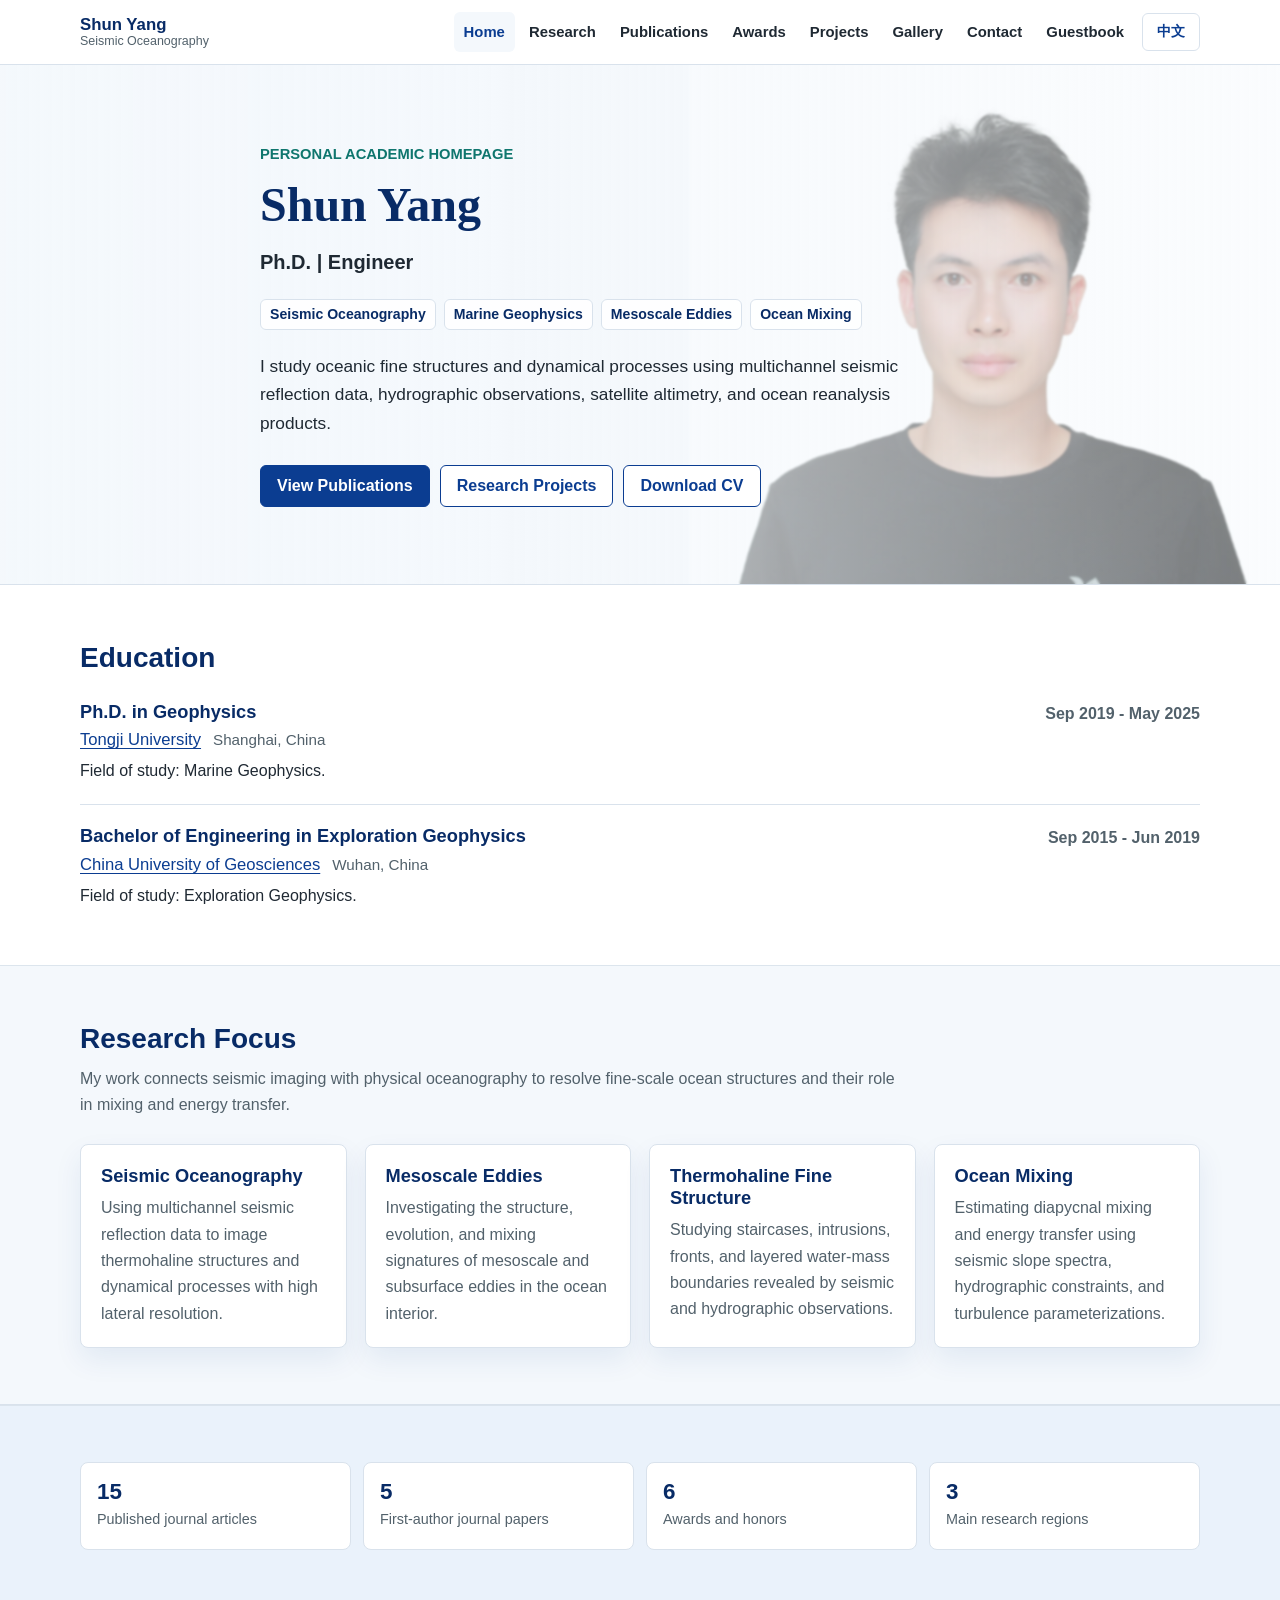
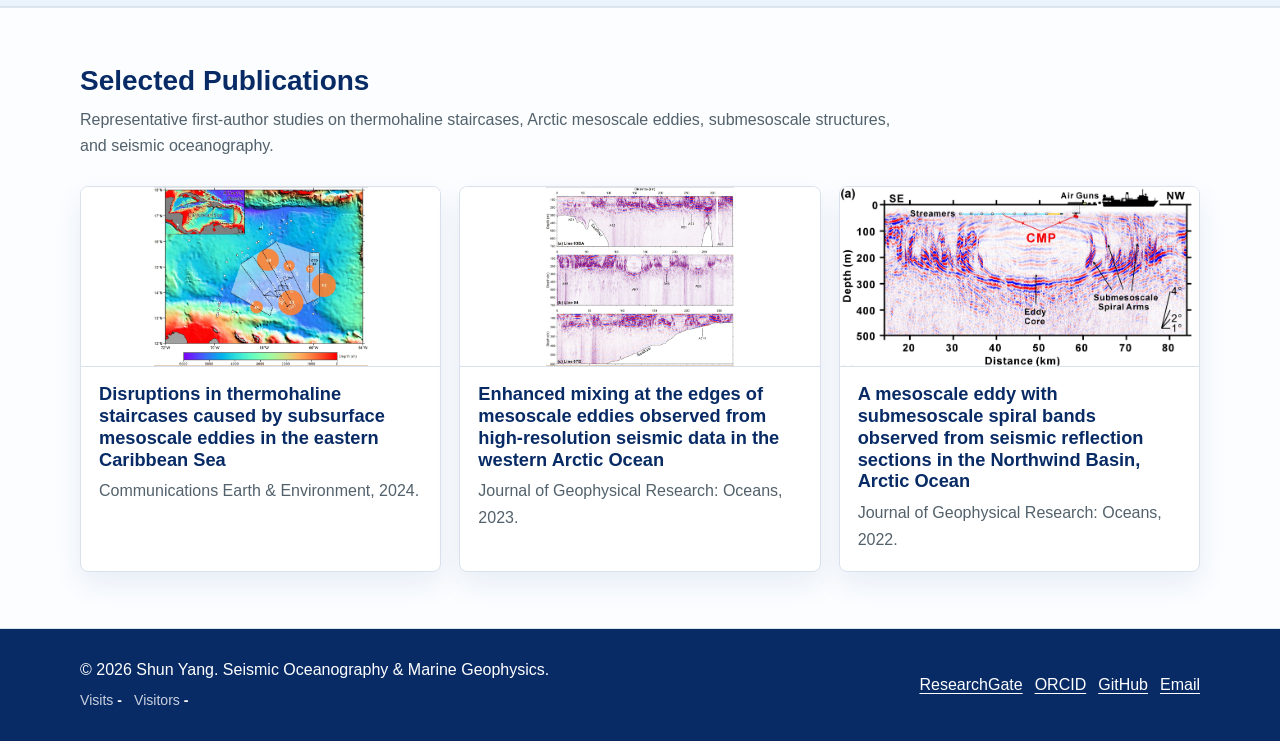
<file: index.html>
<!DOCTYPE html>
<html lang="en">
<head>
  <meta charset="utf-8">
  <meta name="viewport" content="width=device-width, initial-scale=1">
  <meta name="description" content="Shun Yang's personal academic homepage in seismic oceanography and marine geophysics.">
  <meta name="theme-color" content="#082b66">
  <title>Shun Yang | Seismic Oceanography & Marine Geophysics</title>
  <link rel="canonical" href="https://yangshungeo.github.io/">
  <link rel="icon" href="favicon.svg" type="image/svg+xml">
  <meta property="og:type" content="profile">
  <meta property="og:title" content="Shun Yang | Seismic Oceanography & Marine Geophysics">
  <meta property="og:description" content="Personal academic homepage of Shun Yang, focusing on seismic oceanography, marine geophysics, mesoscale eddies, and ocean mixing.">
  <meta property="og:url" content="https://yangshungeo.github.io/">
  <meta property="og:image" content="https://yangshungeo.github.io/images/profile.webp">
  <meta property="profile:first_name" content="Shun">
  <meta property="profile:last_name" content="Yang">
  <meta name="twitter:card" content="summary_large_image">
  <link rel="stylesheet" href="css/style.css?v=20260718-3">
  <script type="application/ld+json">
  {
    "@context": "https://schema.org",
    "@type": "Person",
    "name": "Shun Yang",
    "url": "https://yangshungeo.github.io/",
    "image": "https://yangshungeo.github.io/images/profile.webp",
    "jobTitle": "Engineer",
    "affiliation": {
      "@type": "Organization",
      "name": "Guangzhou Marine Geological Survey"
    },
    "alumniOf": [
      {"@type": "CollegeOrUniversity", "name": "Tongji University", "url": "https://www.tongji.edu.cn/"},
      {"@type": "CollegeOrUniversity", "name": "China University of Geosciences", "url": "https://www.cug.edu.cn/"}
    ],
    "sameAs": [
      "https://orcid.org/0000-0002-6008-4782",
      "https://www.researchgate.net/profile/Shun-Yang",
      "https://github.com/yangshungeo"
    ],
    "knowsAbout": ["Seismic oceanography", "Marine geophysics", "Mesoscale eddies", "Thermohaline fine structure", "Ocean mixing"]
  }
  </script>
</head>
<body>
  <a class="skip-link" href="#main">Skip to content</a>
  <header class="site-header">
    <nav class="nav" aria-label="Primary navigation">
      <a class="brand" href="index.html">
        <strong>Shun Yang</strong>
        <span>Seismic Oceanography</span>
      </a>
      <div class="nav-right">
        <div class="nav-links" id="primary-navigation">
          <a class="active" href="index.html" aria-current="page">Home</a>
          <a href="research.html">Research</a>
          <a href="publications.html">Publications</a>
          <a href="awards.html">Awards</a>
          <a href="projects.html">Projects</a>
          <a href="gallery.html">Gallery</a>
          <a href="contact.html">Contact</a>
          <a href="guestbook.html">Guestbook</a>
        </div>
        <button class="language-toggle" type="button" data-lang-toggle aria-label="Switch language">中文</button>
        <button class="nav-toggle" type="button" aria-label="Open navigation" aria-expanded="false" aria-controls="primary-navigation"><span></span></button>
      </div>
    </nav>
  </header>

  <main id="main">
    <section class="hero">
      <div class="hero-content">
        <p class="eyebrow">Personal Academic Homepage</p>
        <h1>Shun Yang</h1>
        <p class="hero-subtitle">
          <span>Ph.D. | Engineer</span>
        </p>
        <ul class="keywords" aria-label="Research keywords">
          <li>Seismic Oceanography</li>
          <li>Marine Geophysics</li>
          <li>Mesoscale Eddies</li>
          <li>Ocean Mixing</li>
        </ul>
        <p class="hero-text">I study oceanic fine structures and dynamical processes using multichannel seismic reflection data, hydrographic observations, satellite altimetry, and ocean reanalysis products.</p>
        <div class="actions">
          <a class="button" href="publications.html">View Publications</a>
          <a class="button secondary" href="projects.html">Research Projects</a>
          <a class="button secondary" href="assets/Shun_Yang_CV.pdf">Download CV</a>
        </div>
      </div>
    </section>

    <section class="section home-band home-band-education">
      <div class="container">
        <div class="section-header">
          <h2>Education</h2>
        </div>
        <div class="education-list">
          <article class="education-item">
            <div class="education-main">
              <h3>Ph.D. in Geophysics</h3>
              <p class="education-school"><a href="https://www.tongji.edu.cn/">Tongji University</a><span class="education-location">Shanghai, China</span></p>
              <p>Field of study: Marine Geophysics.</p>
            </div>
            <p class="education-date">Sep 2019 - May 2025</p>
          </article>
          <article class="education-item">
            <div class="education-main">
              <h3>Bachelor of Engineering in Exploration Geophysics</h3>
              <p class="education-school"><a href="https://www.cug.edu.cn/">China University of Geosciences</a><span class="education-location">Wuhan, China</span></p>
              <p>Field of study: Exploration Geophysics.</p>
            </div>
            <p class="education-date">Sep 2015 - Jun 2019</p>
          </article>
        </div>
      </div>
    </section>

    <section class="section home-band home-band-research">
      <div class="container">
        <div class="section-header">
          <h2>Research Focus</h2>
          <p>My work connects seismic imaging with physical oceanography to resolve fine-scale ocean structures and their role in mixing and energy transfer.</p>
        </div>
        <div class="grid four">
          <article class="card">
            <div class="card-body">
              <h3><a href="research.html#seismic-oceanography">Seismic Oceanography</a></h3>
              <p>Using multichannel seismic reflection data to image thermohaline structures and dynamical processes with high lateral resolution.</p>
            </div>
          </article>
          <article class="card">
            <div class="card-body">
              <h3><a href="research.html#mesoscale-eddies">Mesoscale Eddies</a></h3>
              <p>Investigating the structure, evolution, and mixing signatures of mesoscale and subsurface eddies in the ocean interior.</p>
            </div>
          </article>
          <article class="card">
            <div class="card-body">
              <h3><a href="research.html#thermohaline-fine-structure">Thermohaline Fine Structure</a></h3>
              <p>Studying staircases, intrusions, fronts, and layered water-mass boundaries revealed by seismic and hydrographic observations.</p>
            </div>
          </article>
          <article class="card">
            <div class="card-body">
              <h3><a href="research.html#ocean-mixing">Ocean Mixing</a></h3>
              <p>Estimating diapycnal mixing and energy transfer using seismic slope spectra, hydrographic constraints, and turbulence parameterizations.</p>
            </div>
          </article>
        </div>
      </div>
    </section>

    <section class="section home-band home-band-stats">
      <div class="container">
        <div class="stats">
          <div class="stat">
            <strong>15</strong>
            <span>Published journal articles</span>
          </div>
          <div class="stat">
            <strong>5</strong>
            <span>First-author journal papers</span>
          </div>
          <div class="stat">
            <strong>6</strong>
            <span>Awards and honors</span>
          </div>
          <div class="stat">
            <strong>3</strong>
            <span>Main research regions</span>
          </div>
        </div>
      </div>
    </section>

    <section class="section home-band home-band-publications">
      <div class="container">
        <div class="section-header">
          <h2>Selected Publications</h2>
          <p>Representative first-author studies on thermohaline staircases, Arctic mesoscale eddies, submesoscale structures, and seismic oceanography.</p>
        </div>
        <div class="grid three">
          <article class="card figure-card research-figure">
            <a class="figure-link" href="publications.html#yang-2024-staircases" aria-label="View publication details for Disruptions in thermohaline staircases caused by subsurface mesoscale eddies in the eastern Caribbean Sea">
              <img src="images/researchfigures/article-2024-cee-figure1.webp" width="1290" height="1080" loading="lazy" decoding="async" alt="Research figure from the 2024 Communications Earth and Environment paper">
            </a>
            <div class="card-body">
              <h3><a href="publications.html#yang-2024-staircases">Disruptions in thermohaline staircases caused by subsurface mesoscale eddies in the eastern Caribbean Sea</a></h3>
              <p>Communications Earth & Environment, 2024.</p>
            </div>
          </article>
          <article class="card figure-card research-figure">
            <a class="figure-link" href="publications.html#yang-2023-enhanced" aria-label="View publication details for Enhanced mixing at the edges of mesoscale eddies observed from high-resolution seismic data in the western Arctic Ocean">
              <img src="images/researchfigures/article-2023-jgr-figure1.webp" width="1130" height="1080" loading="lazy" decoding="async" alt="Research figure from the 2023 JGR Oceans paper">
            </a>
            <div class="card-body">
              <h3><a href="publications.html#yang-2023-enhanced">Enhanced mixing at the edges of mesoscale eddies observed from high-resolution seismic data in the western Arctic Ocean</a></h3>
              <p>Journal of Geophysical Research: Oceans, 2023.</p>
            </div>
          </article>
          <article class="card figure-card research-figure">
            <a class="figure-link" href="publications.html#yang-2022-mesoscale" aria-label="View publication details for A mesoscale eddy with submesoscale spiral bands observed from seismic reflection sections in the Northwind Basin, Arctic Ocean">
              <img src="images/researchfigures/article-2022-jgr-figure1.webp" width="1738" height="871" loading="lazy" decoding="async" alt="Research figure from the 2022 JGR Oceans paper">
            </a>
            <div class="card-body">
              <h3><a href="publications.html#yang-2022-mesoscale">A mesoscale eddy with submesoscale spiral bands observed from seismic reflection sections in the Northwind Basin, Arctic Ocean</a></h3>
              <p>Journal of Geophysical Research: Oceans, 2022.</p>
            </div>
          </article>
        </div>
      </div>
    </section>
  </main>

  <footer class="site-footer">
    <div class="container footer-inner">
      <div class="footer-main">
        <p>&copy; 2026 Shun Yang. Seismic Oceanography & Marine Geophysics.</p>
        <p class="visitor-counter" aria-label="Website visitor statistics">
          <span id="busuanzi_container_site_pv">Visits <strong id="busuanzi_value_site_pv">-</strong></span>
          <span id="busuanzi_container_site_uv">Visitors <strong id="busuanzi_value_site_uv">-</strong></span>
        </p>
      </div>
      <div class="footer-links">
        <a href="https://www.researchgate.net/profile/Shun-Yang">ResearchGate</a>
        <a href="https://orcid.org/0000-0002-6008-4782">ORCID</a>
        <a href="https://github.com/yangshungeo">GitHub</a>
        <a href="mailto:yangshun0921@outlook.com">Email</a>
      </div>
    </div>
  </footer>
  <script async src="https://busuanzi.ibruce.info/busuanzi/2.3/busuanzi.pure.mini.js"></script>
  <script src="js/script.js?v=20260718-3"></script>
</body>
</html>
</file>
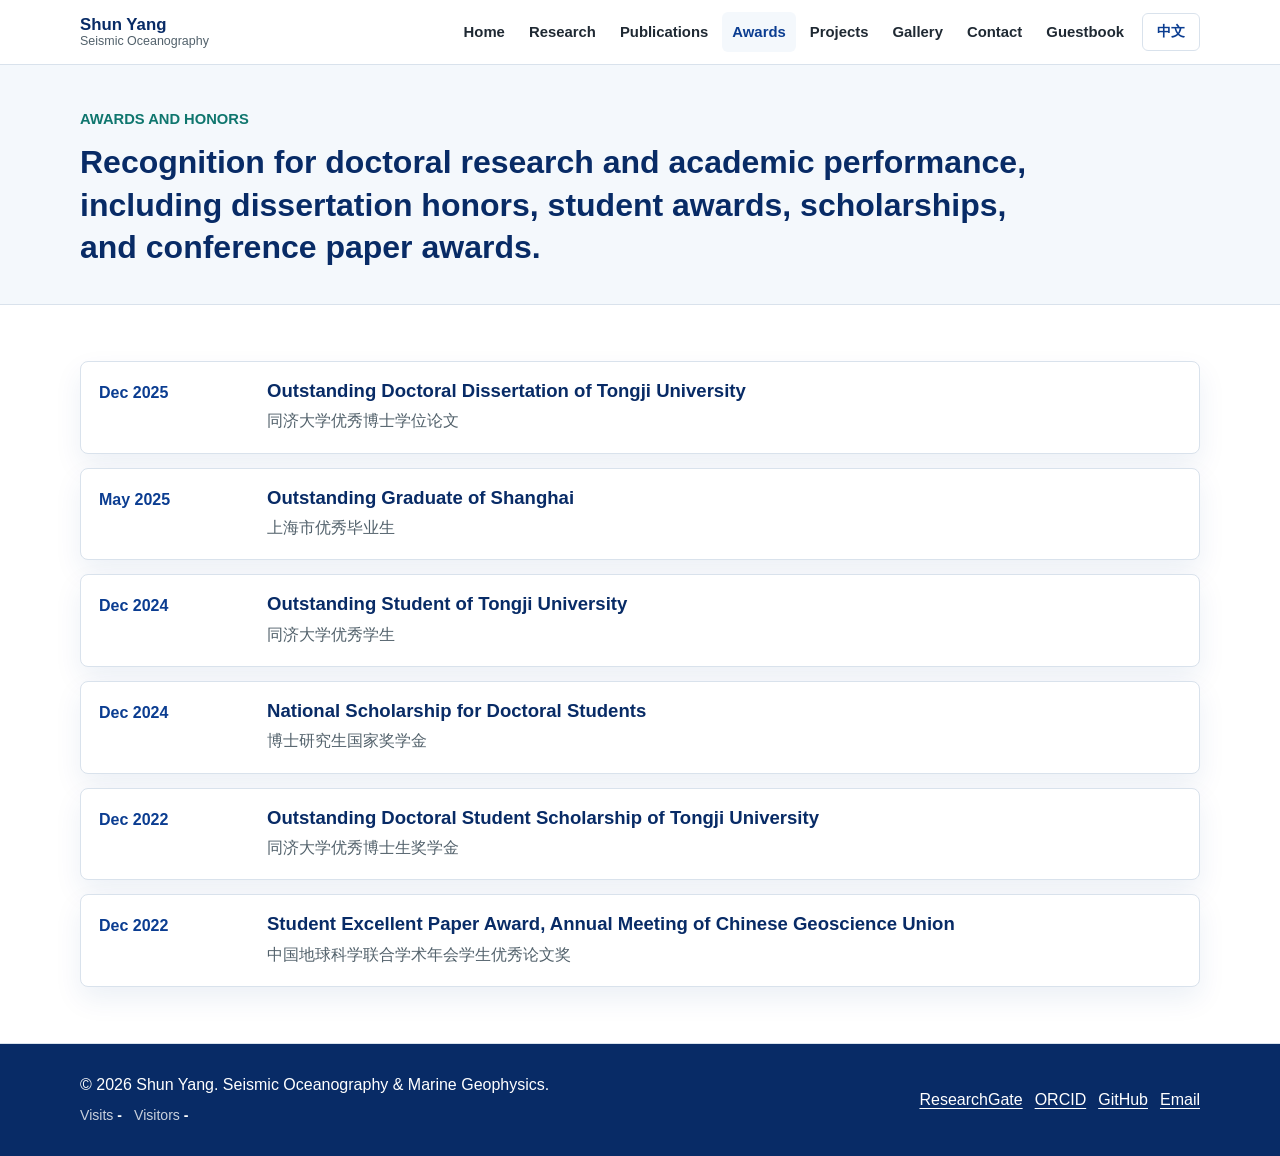
<file: awards.html>
<!DOCTYPE html>
<html lang="en">
<head>
  <meta charset="utf-8">
  <meta name="viewport" content="width=device-width, initial-scale=1">
  <meta name="description" content="Awards and honors received by Shun Yang.">
  <meta name="theme-color" content="#082b66">
  <title>Awards | Shun Yang</title>
  <link rel="canonical" href="https://yangshungeo.github.io/awards.html">
  <link rel="icon" href="favicon.svg" type="image/svg+xml">
  <meta property="og:type" content="website">
  <meta property="og:title" content="Awards | Shun Yang">
  <meta property="og:description" content="Awards and honors received by Shun Yang for doctoral research and academic performance.">
  <meta property="og:url" content="https://yangshungeo.github.io/awards.html">
  <meta property="og:image" content="https://yangshungeo.github.io/images/profile.webp">
  <meta name="twitter:card" content="summary_large_image">
  <link rel="stylesheet" href="css/style.css?v=20260718-3">
</head>
<body>
  <a class="skip-link" href="#main">Skip to content</a>
  <header class="site-header">
    <nav class="nav" aria-label="Primary navigation">
      <a class="brand" href="index.html"><strong>Shun Yang</strong><span>Seismic Oceanography</span></a>
      <div class="nav-right">
        <div class="nav-links" id="primary-navigation">
          <a href="index.html">Home</a>
          <a href="research.html">Research</a>
          <a href="publications.html">Publications</a>
          <a class="active" href="awards.html" aria-current="page">Awards</a>
          <a href="projects.html">Projects</a>
          <a href="gallery.html">Gallery</a>
          <a href="contact.html">Contact</a>
          <a href="guestbook.html">Guestbook</a>
        </div>
        <button class="language-toggle" type="button" data-lang-toggle aria-label="Switch language">中文</button>
        <button class="nav-toggle" type="button" aria-label="Open navigation" aria-expanded="false" aria-controls="primary-navigation"><span></span></button>
      </div>
    </nav>
  </header>

  <main id="main">
    <section class="page-hero">
      <div class="container">
        <p class="eyebrow">Awards and Honors</p>
        <h1>Recognition for doctoral research and academic performance, including dissertation honors, student awards, scholarships, and conference paper awards.</h1>
      </div>
    </section>

    <section class="section">
      <div class="container">
        <ul class="award-list">
          <li class="award-card">
            <div class="award-date">Dec 2025</div>
            <article>
              <h2>Outstanding Doctoral Dissertation of Tongji University</h2>
              <p>同济大学优秀博士学位论文</p>
            </article>
          </li>
          <li class="award-card">
            <div class="award-date">May 2025</div>
            <article>
              <h2>Outstanding Graduate of Shanghai</h2>
              <p>上海市优秀毕业生</p>
            </article>
          </li>
          <li class="award-card">
            <div class="award-date">Dec 2024</div>
            <article>
              <h2>Outstanding Student of Tongji University</h2>
              <p>同济大学优秀学生</p>
            </article>
          </li>
          <li class="award-card">
            <div class="award-date">Dec 2024</div>
            <article>
              <h2>National Scholarship for Doctoral Students</h2>
              <p>博士研究生国家奖学金</p>
            </article>
          </li>
          <li class="award-card">
            <div class="award-date">Dec 2022</div>
            <article>
              <h2>Outstanding Doctoral Student Scholarship of Tongji University</h2>
              <p>同济大学优秀博士生奖学金</p>
            </article>
          </li>
          <li class="award-card">
            <div class="award-date">Dec 2022</div>
            <article>
              <h2>Student Excellent Paper Award, Annual Meeting of Chinese Geoscience Union</h2>
              <p>中国地球科学联合学术年会学生优秀论文奖</p>
            </article>
          </li>
        </ul>
      </div>
    </section>
  </main>

  <footer class="site-footer">
    <div class="container footer-inner">
      <div class="footer-main">
        <p>&copy; 2026 Shun Yang. Seismic Oceanography & Marine Geophysics.</p>
        <p class="visitor-counter" aria-label="Website visitor statistics">
          <span id="busuanzi_container_site_pv">Visits <strong id="busuanzi_value_site_pv">-</strong></span>
          <span id="busuanzi_container_site_uv">Visitors <strong id="busuanzi_value_site_uv">-</strong></span>
        </p>
      </div>
      <div class="footer-links">
        <a href="https://www.researchgate.net/profile/Shun-Yang">ResearchGate</a>
        <a href="https://orcid.org/0000-0002-6008-4782">ORCID</a>
        <a href="https://github.com/yangshungeo">GitHub</a>
        <a href="mailto:yangshun0921@outlook.com">Email</a>
      </div>
    </div>
  </footer>
  <script async src="https://busuanzi.ibruce.info/busuanzi/2.3/busuanzi.pure.mini.js"></script>
  <script src="js/script.js?v=20260718-3"></script>
</body>
</html>
</file>
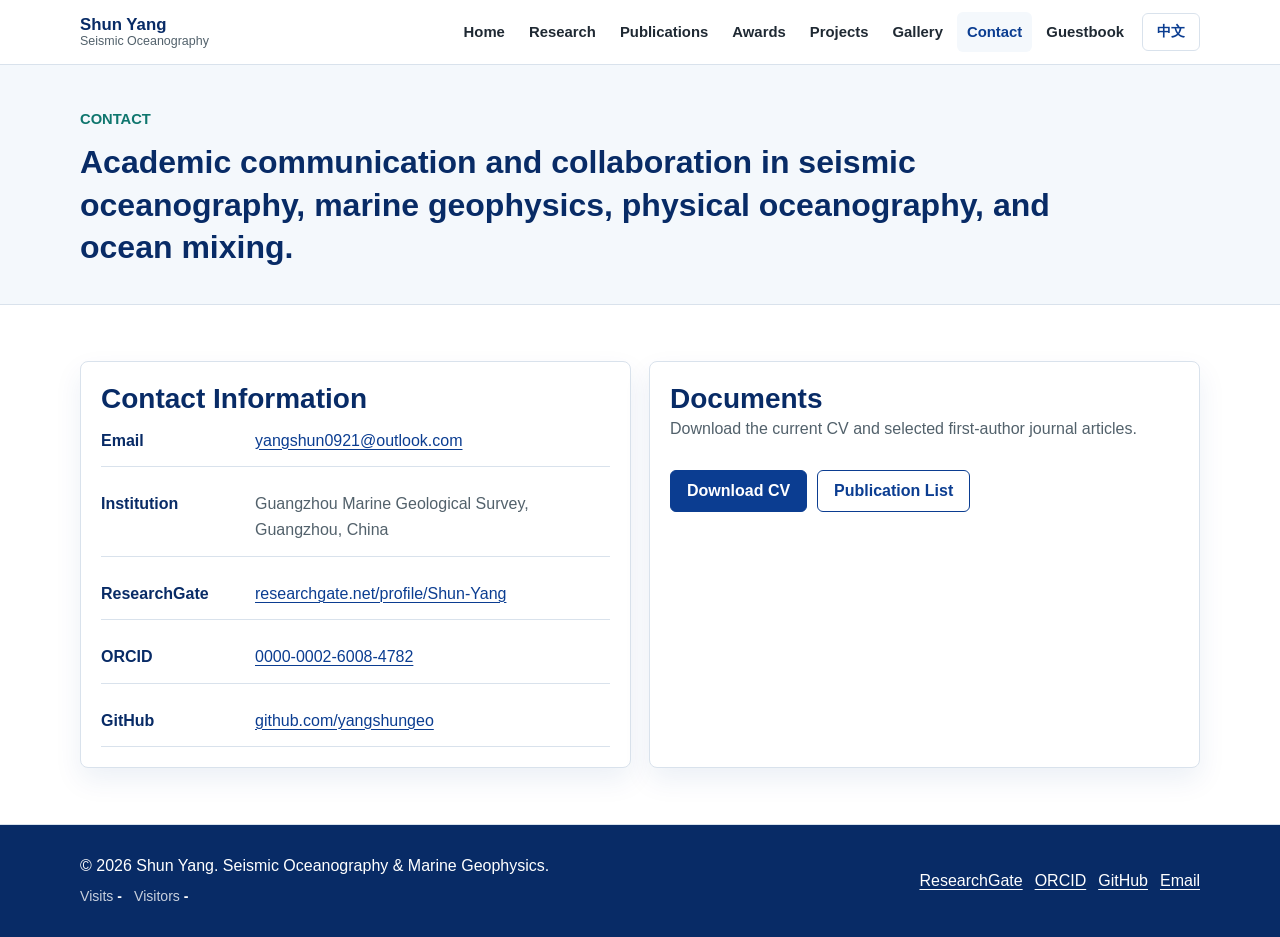
<file: contact.html>
<!DOCTYPE html>
<html lang="en">
<head>
  <meta charset="utf-8">
  <meta name="viewport" content="width=device-width, initial-scale=1">
  <meta name="description" content="Contact information for Shun Yang.">
  <meta name="theme-color" content="#082b66">
  <title>Contact | Shun Yang</title>
  <link rel="canonical" href="https://yangshungeo.github.io/contact.html">
  <link rel="icon" href="favicon.svg" type="image/svg+xml">
  <meta property="og:type" content="website">
  <meta property="og:title" content="Contact | Shun Yang">
  <meta property="og:description" content="Contact Shun Yang for academic communication and collaboration in seismic oceanography and marine geophysics.">
  <meta property="og:url" content="https://yangshungeo.github.io/contact.html">
  <meta property="og:image" content="https://yangshungeo.github.io/images/profile.webp">
  <meta name="twitter:card" content="summary_large_image">
  <link rel="stylesheet" href="css/style.css?v=20260718-3">
</head>
<body>
  <a class="skip-link" href="#main">Skip to content</a>
  <header class="site-header">
    <nav class="nav" aria-label="Primary navigation">
      <a class="brand" href="index.html"><strong>Shun Yang</strong><span>Seismic Oceanography</span></a>
      <div class="nav-right">
        <div class="nav-links" id="primary-navigation">
          <a href="index.html">Home</a>
          <a href="research.html">Research</a>
          <a href="publications.html">Publications</a>
          <a href="awards.html">Awards</a>
          <a href="projects.html">Projects</a>
          <a href="gallery.html">Gallery</a>
          <a class="active" href="contact.html" aria-current="page">Contact</a>
          <a href="guestbook.html">Guestbook</a>
        </div>
        <button class="language-toggle" type="button" data-lang-toggle aria-label="Switch language">中文</button>
        <button class="nav-toggle" type="button" aria-label="Open navigation" aria-expanded="false" aria-controls="primary-navigation"><span></span></button>
      </div>
    </nav>
  </header>

  <main id="main">
    <section class="page-hero">
      <div class="container">
        <p class="eyebrow">Contact</p>
        <h1>Academic communication and collaboration in seismic oceanography, marine geophysics, physical oceanography, and ocean mixing.</h1>
      </div>
    </section>

    <section class="section">
      <div class="container grid two">
        <article class="card">
          <div class="card-body">
            <h2>Contact Information</h2>
            <dl class="contact-list">
              <div class="contact-row"><dt>Email</dt><dd><a href="mailto:yangshun0921@outlook.com">yangshun0921@outlook.com</a></dd></div>
              <div class="contact-row"><dt>Institution</dt><dd>Guangzhou Marine Geological Survey, Guangzhou, China</dd></div>
              <div class="contact-row"><dt>ResearchGate</dt><dd><a href="https://www.researchgate.net/profile/Shun-Yang">researchgate.net/profile/Shun-Yang</a></dd></div>
              <div class="contact-row"><dt>ORCID</dt><dd><a href="https://orcid.org/0000-0002-6008-4782">0000-0002-6008-4782</a></dd></div>
              <div class="contact-row"><dt>GitHub</dt><dd><a href="https://github.com/yangshungeo">github.com/yangshungeo</a></dd></div>
            </dl>
          </div>
        </article>
        <article class="card">
          <div class="card-body">
            <h2>Documents</h2>
            <p>Download the current CV and selected first-author journal articles.</p>
            <div class="actions">
              <a class="button" href="assets/Shun_Yang_CV.pdf">Download CV</a>
              <a class="button secondary" href="publications.html">Publication List</a>
            </div>
          </div>
        </article>
      </div>
    </section>
  </main>

  <footer class="site-footer">
    <div class="container footer-inner">
      <div class="footer-main">
        <p>&copy; 2026 Shun Yang. Seismic Oceanography & Marine Geophysics.</p>
        <p class="visitor-counter" aria-label="Website visitor statistics">
          <span id="busuanzi_container_site_pv">Visits <strong id="busuanzi_value_site_pv">-</strong></span>
          <span id="busuanzi_container_site_uv">Visitors <strong id="busuanzi_value_site_uv">-</strong></span>
        </p>
      </div>
      <div class="footer-links">
        <a href="https://www.researchgate.net/profile/Shun-Yang">ResearchGate</a>
        <a href="https://orcid.org/0000-0002-6008-4782">ORCID</a>
        <a href="https://github.com/yangshungeo">GitHub</a>
        <a href="mailto:yangshun0921@outlook.com">Email</a>
      </div>
    </div>
  </footer>
  <script async src="https://busuanzi.ibruce.info/busuanzi/2.3/busuanzi.pure.mini.js"></script>
  <script src="js/script.js?v=20260718-3"></script>
</body>
</html>
</file>
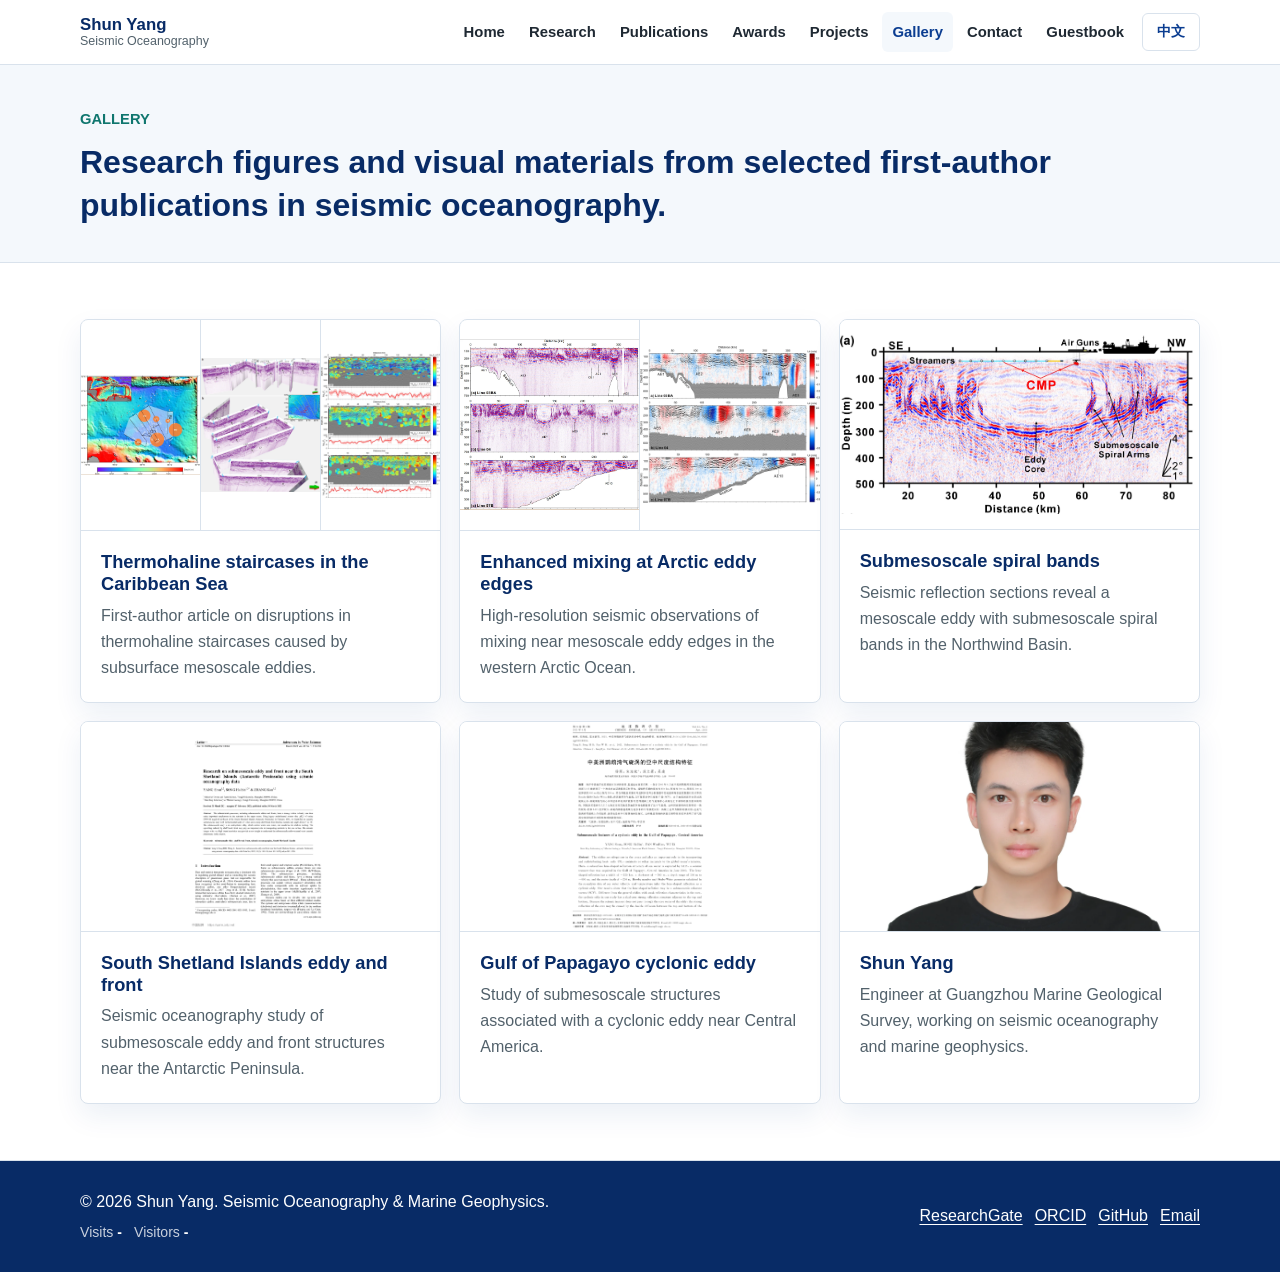
<file: gallery.html>
<!DOCTYPE html>
<html lang="en">
<head>
  <meta charset="utf-8">
  <meta name="viewport" content="width=device-width, initial-scale=1">
  <meta name="description" content="Gallery of research publications and visual materials by Shun Yang.">
  <meta name="theme-color" content="#082b66">
  <title>Gallery | Shun Yang</title>
  <link rel="canonical" href="https://yangshungeo.github.io/gallery.html">
  <link rel="icon" href="favicon.svg" type="image/svg+xml">
  <meta property="og:type" content="website">
  <meta property="og:title" content="Gallery | Shun Yang">
  <meta property="og:description" content="Research figures and visual materials from selected first-author publications by Shun Yang.">
  <meta property="og:url" content="https://yangshungeo.github.io/gallery.html">
  <meta property="og:image" content="https://yangshungeo.github.io/images/researchfigures/article-2024-cee-figure1.webp">
  <meta name="twitter:card" content="summary_large_image">
  <link rel="stylesheet" href="css/style.css?v=20260718-3">
</head>
<body>
  <a class="skip-link" href="#main">Skip to content</a>
  <header class="site-header">
    <nav class="nav" aria-label="Primary navigation">
      <a class="brand" href="index.html"><strong>Shun Yang</strong><span>Seismic Oceanography</span></a>
      <div class="nav-right">
        <div class="nav-links" id="primary-navigation">
          <a href="index.html">Home</a>
          <a href="research.html">Research</a>
          <a href="publications.html">Publications</a>
          <a href="awards.html">Awards</a>
          <a href="projects.html">Projects</a>
          <a class="active" href="gallery.html" aria-current="page">Gallery</a>
          <a href="contact.html">Contact</a>
          <a href="guestbook.html">Guestbook</a>
        </div>
        <button class="language-toggle" type="button" data-lang-toggle aria-label="Switch language">中文</button>
        <button class="nav-toggle" type="button" aria-label="Open navigation" aria-expanded="false" aria-controls="primary-navigation"><span></span></button>
      </div>
    </nav>
  </header>

  <main id="main">
    <section class="page-hero">
      <div class="container">
        <p class="eyebrow">Gallery</p>
        <h1>Research figures and visual materials from selected first-author publications in seismic oceanography.</h1>
      </div>
    </section>

    <section class="section">
      <div class="container">
        <h2 class="visually-hidden">Research Figure Gallery</h2>
        <div class="gallery-grid">
          <article class="card figure-card research-figure">
            <div class="figure-set three">
              <a href="images/researchfigures/article-2024-cee-figure1.png"><img src="images/researchfigures/article-2024-cee-figure1.webp" width="1290" height="1080" loading="lazy" decoding="async" alt="Figure 1 from the 2024 Communications Earth and Environment paper"></a>
              <a href="images/researchfigures/article-2024-cee-figure2.png"><img src="images/researchfigures/article-2024-cee-figure2.webp" width="1080" height="1213" loading="lazy" decoding="async" alt="Figure 2 from the 2024 Communications Earth and Environment paper"></a>
              <a href="images/researchfigures/article-2024-cee-figure3.png"><img src="images/researchfigures/article-2024-cee-figure3.webp" width="1080" height="1328" loading="lazy" decoding="async" alt="Figure 3 from the 2024 Communications Earth and Environment paper"></a>
            </div>
            <div class="card-body">
              <h3>Thermohaline staircases in the Caribbean Sea</h3>
              <p>First-author article on disruptions in thermohaline staircases caused by subsurface mesoscale eddies.</p>
            </div>
          </article>
          <article class="card figure-card research-figure">
            <div class="figure-set two">
              <a href="images/researchfigures/article-2023-jgr-figure1.png"><img src="images/researchfigures/article-2023-jgr-figure1.webp" width="1130" height="1080" loading="lazy" decoding="async" alt="Figure 1 from the 2023 JGR Oceans paper"></a>
              <a href="images/researchfigures/article-2023-jgr-figure2.png"><img src="images/researchfigures/article-2023-jgr-figure2.webp" width="1800" height="1576" loading="lazy" decoding="async" alt="Figure 2 from the 2023 JGR Oceans paper"></a>
            </div>
            <div class="card-body">
              <h3>Enhanced mixing at Arctic eddy edges</h3>
              <p>High-resolution seismic observations of mixing near mesoscale eddy edges in the western Arctic Ocean.</p>
            </div>
          </article>
          <article class="card figure-card research-figure">
            <a href="images/researchfigures/article-2022-jgr-figure1.png"><img src="images/researchfigures/article-2022-jgr-figure1.webp" width="1738" height="871" loading="lazy" decoding="async" alt="Figure 1 from the 2022 JGR Oceans paper"></a>
            <div class="card-body">
              <h3>Submesoscale spiral bands</h3>
              <p>Seismic reflection sections reveal a mesoscale eddy with submesoscale spiral bands in the Northwind Basin.</p>
            </div>
          </article>
          <article class="card figure-card paper-page">
            <a href="images/researchfigures/article-2021-aps-first-page.png"><img src="images/researchfigures/article-2021-aps-first-page.webp" width="1273" height="1800" loading="lazy" decoding="async" alt="First page screenshot of the Advances in Polar Science paper"></a>
            <div class="card-body">
              <h3>South Shetland Islands eddy and front</h3>
              <p>Seismic oceanography study of submesoscale eddy and front structures near the Antarctic Peninsula.</p>
            </div>
          </article>
          <article class="card figure-card paper-page">
            <a href="images/researchfigures/article-2021-cjg-first-page.png"><img src="images/researchfigures/article-2021-cjg-first-page.webp" width="1214" height="1800" loading="lazy" decoding="async" alt="First page screenshot of the Chinese Journal of Geophysics paper"></a>
            <div class="card-body">
              <h3>Gulf of Papagayo cyclonic eddy</h3>
              <p>Study of submesoscale structures associated with a cyclonic eddy near Central America.</p>
            </div>
          </article>
          <article class="card figure-card">
            <img src="images/profile.webp" width="1600" height="1406" loading="lazy" decoding="async" alt="Portrait of Shun Yang">
            <div class="card-body">
              <h3>Shun Yang</h3>
              <p>Engineer at Guangzhou Marine Geological Survey, working on seismic oceanography and marine geophysics.</p>
            </div>
          </article>
        </div>
      </div>
    </section>
  </main>

  <footer class="site-footer">
    <div class="container footer-inner">
      <div class="footer-main">
        <p>&copy; 2026 Shun Yang. Seismic Oceanography & Marine Geophysics.</p>
        <p class="visitor-counter" aria-label="Website visitor statistics">
          <span id="busuanzi_container_site_pv">Visits <strong id="busuanzi_value_site_pv">-</strong></span>
          <span id="busuanzi_container_site_uv">Visitors <strong id="busuanzi_value_site_uv">-</strong></span>
        </p>
      </div>
      <div class="footer-links">
        <a href="https://www.researchgate.net/profile/Shun-Yang">ResearchGate</a>
        <a href="https://orcid.org/0000-0002-6008-4782">ORCID</a>
        <a href="https://github.com/yangshungeo">GitHub</a>
        <a href="mailto:yangshun0921@outlook.com">Email</a>
      </div>
    </div>
  </footer>
  <script async src="https://busuanzi.ibruce.info/busuanzi/2.3/busuanzi.pure.mini.js"></script>
  <script src="js/script.js?v=20260718-3"></script>
</body>
</html>
</file>
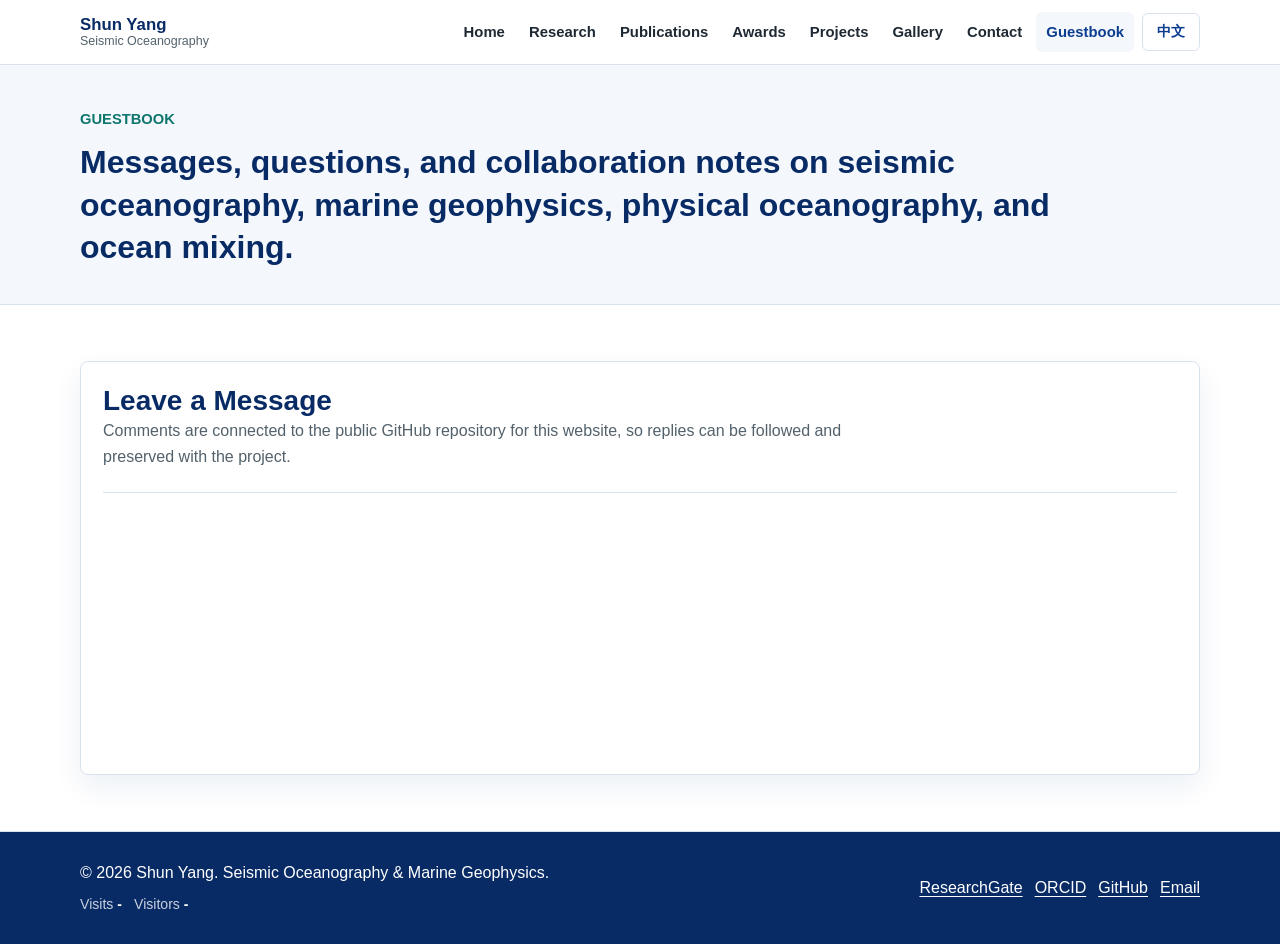
<file: guestbook.html>
<!DOCTYPE html>
<html lang="en">
<head>
  <meta charset="utf-8">
  <meta name="viewport" content="width=device-width, initial-scale=1">
  <meta name="description" content="Guestbook and comments for Shun Yang's personal academic website.">
  <meta name="theme-color" content="#082b66">
  <title>Guestbook | Shun Yang</title>
  <link rel="canonical" href="https://yangshungeo.github.io/guestbook.html">
  <link rel="icon" href="favicon.svg" type="image/svg+xml">
  <meta property="og:type" content="website">
  <meta property="og:title" content="Guestbook | Shun Yang">
  <meta property="og:description" content="Questions, messages, and collaboration notes for Shun Yang's academic website.">
  <meta property="og:url" content="https://yangshungeo.github.io/guestbook.html">
  <meta property="og:image" content="https://yangshungeo.github.io/images/profile.webp">
  <meta name="twitter:card" content="summary_large_image">
  <link rel="stylesheet" href="css/style.css?v=20260718-3">
</head>
<body>
  <a class="skip-link" href="#main">Skip to content</a>
  <header class="site-header">
    <nav class="nav" aria-label="Primary navigation">
      <a class="brand" href="index.html"><strong>Shun Yang</strong><span>Seismic Oceanography</span></a>
      <div class="nav-right">
        <div class="nav-links" id="primary-navigation">
          <a href="index.html">Home</a>
          <a href="research.html">Research</a>
          <a href="publications.html">Publications</a>
          <a href="awards.html">Awards</a>
          <a href="projects.html">Projects</a>
          <a href="gallery.html">Gallery</a>
          <a href="contact.html">Contact</a>
          <a class="active" href="guestbook.html" aria-current="page">Guestbook</a>
        </div>
        <button class="language-toggle" type="button" data-lang-toggle aria-label="Switch language">中文</button>
        <button class="nav-toggle" type="button" aria-label="Open navigation" aria-expanded="false" aria-controls="primary-navigation"><span></span></button>
      </div>
    </nav>
  </header>

  <main id="main">
    <section class="page-hero">
      <div class="container">
        <p class="eyebrow">Guestbook</p>
        <h1>Messages, questions, and collaboration notes on seismic oceanography, marine geophysics, physical oceanography, and ocean mixing.</h1>
      </div>
    </section>

    <section class="section">
      <div class="container">
        <article class="card guestbook-panel">
          <h2>Leave a Message</h2>
          <p>Comments are connected to the public GitHub repository for this website, so replies can be followed and preserved with the project.</p>
          <div class="comment-box">
            <script src="https://utteranc.es/client.js"
              repo="yangshungeo/yangshungeo.github.io"
              issue-term="pathname"
              label="guestbook"
              theme="github-light"
              crossorigin="anonymous"
              async>
            </script>
          </div>
        </article>
      </div>
    </section>
  </main>

  <footer class="site-footer">
    <div class="container footer-inner">
      <div class="footer-main">
        <p>&copy; 2026 Shun Yang. Seismic Oceanography & Marine Geophysics.</p>
        <p class="visitor-counter" aria-label="Website visitor statistics">
          <span id="busuanzi_container_site_pv">Visits <strong id="busuanzi_value_site_pv">-</strong></span>
          <span id="busuanzi_container_site_uv">Visitors <strong id="busuanzi_value_site_uv">-</strong></span>
        </p>
      </div>
      <div class="footer-links">
        <a href="https://www.researchgate.net/profile/Shun-Yang">ResearchGate</a>
        <a href="https://orcid.org/0000-0002-6008-4782">ORCID</a>
        <a href="https://github.com/yangshungeo">GitHub</a>
        <a href="mailto:yangshun0921@outlook.com">Email</a>
      </div>
    </div>
  </footer>
  <script async src="https://busuanzi.ibruce.info/busuanzi/2.3/busuanzi.pure.mini.js"></script>
  <script src="js/script.js?v=20260718-3"></script>
</body>
</html>
</file>
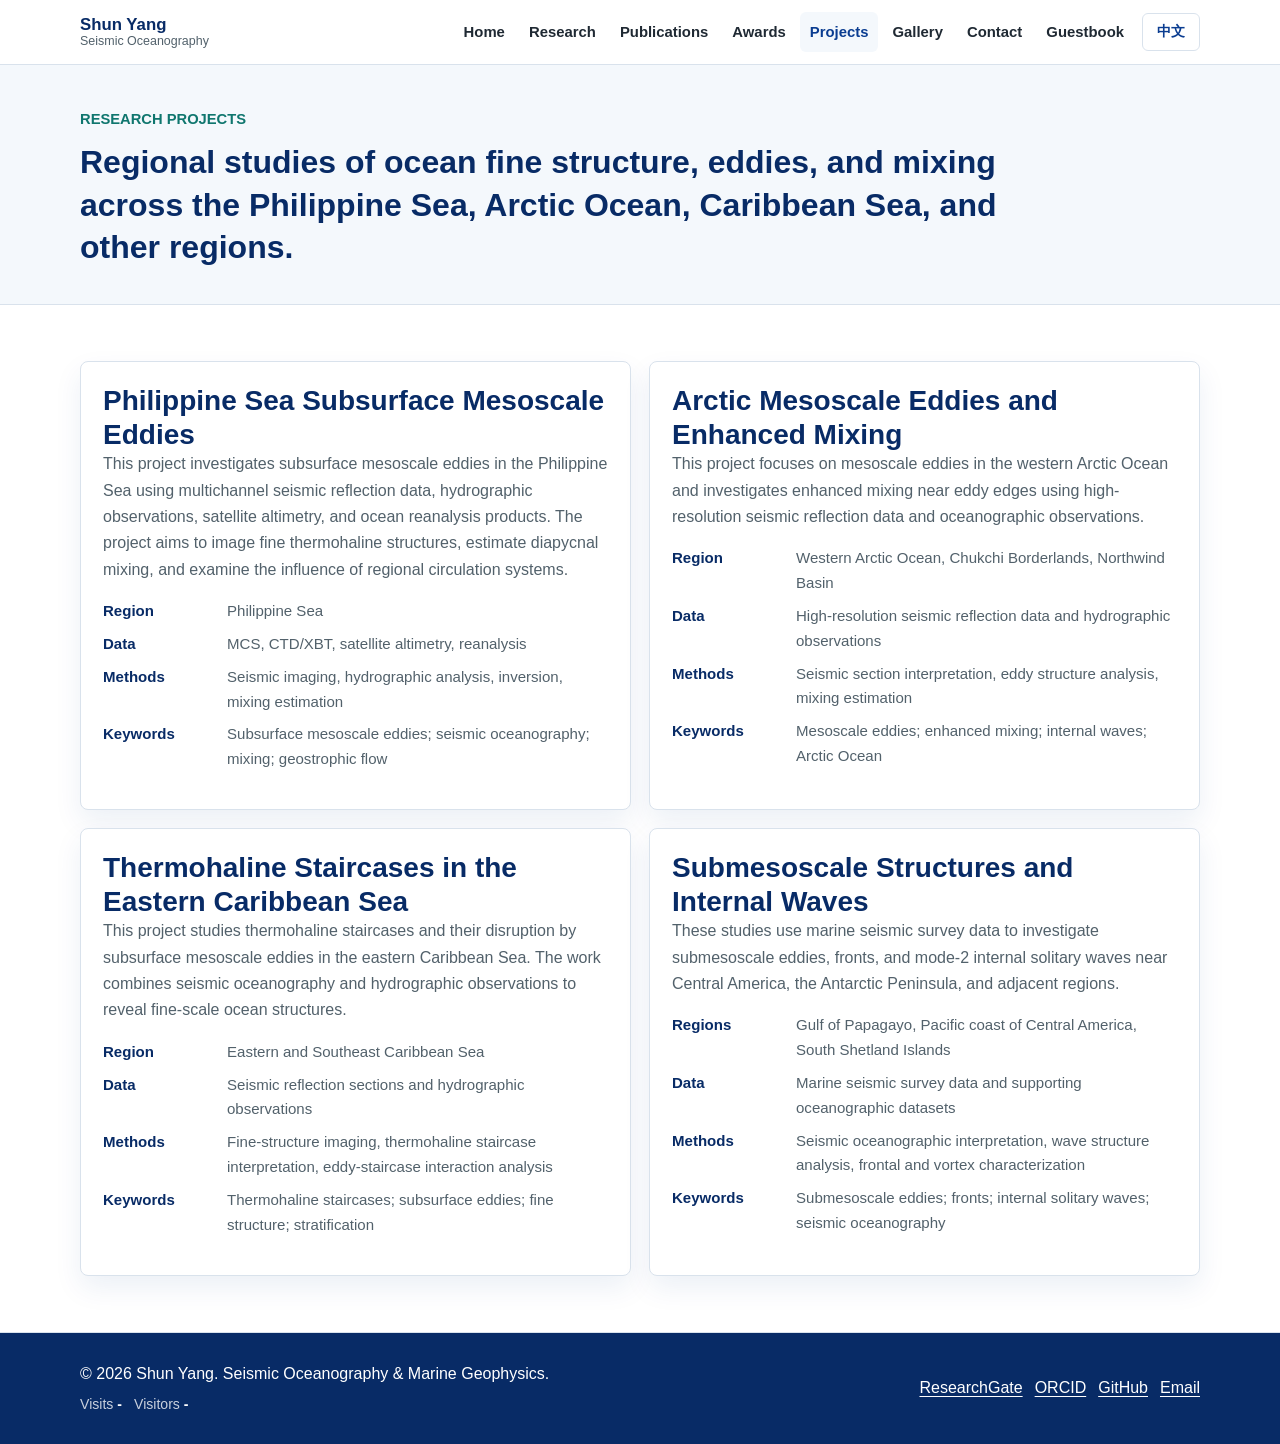
<file: projects.html>
<!DOCTYPE html>
<html lang="en">
<head>
  <meta charset="utf-8">
  <meta name="viewport" content="width=device-width, initial-scale=1">
  <meta name="description" content="Research projects by Shun Yang in seismic oceanography and ocean mixing.">
  <meta name="theme-color" content="#082b66">
  <title>Projects | Shun Yang</title>
  <link rel="canonical" href="https://yangshungeo.github.io/projects.html">
  <link rel="icon" href="favicon.svg" type="image/svg+xml">
  <meta property="og:type" content="website">
  <meta property="og:title" content="Projects | Shun Yang">
  <meta property="og:description" content="Regional research projects in ocean fine structure, mesoscale eddies, and ocean mixing.">
  <meta property="og:url" content="https://yangshungeo.github.io/projects.html">
  <meta property="og:image" content="https://yangshungeo.github.io/images/profile.webp">
  <meta name="twitter:card" content="summary_large_image">
  <link rel="stylesheet" href="css/style.css?v=20260718-3">
</head>
<body>
  <a class="skip-link" href="#main">Skip to content</a>
  <header class="site-header">
    <nav class="nav" aria-label="Primary navigation">
      <a class="brand" href="index.html"><strong>Shun Yang</strong><span>Seismic Oceanography</span></a>
      <div class="nav-right">
        <div class="nav-links" id="primary-navigation">
          <a href="index.html">Home</a>
          <a href="research.html">Research</a>
          <a href="publications.html">Publications</a>
          <a href="awards.html">Awards</a>
          <a class="active" href="projects.html" aria-current="page">Projects</a>
          <a href="gallery.html">Gallery</a>
          <a href="contact.html">Contact</a>
          <a href="guestbook.html">Guestbook</a>
        </div>
        <button class="language-toggle" type="button" data-lang-toggle aria-label="Switch language">中文</button>
        <button class="nav-toggle" type="button" aria-label="Open navigation" aria-expanded="false" aria-controls="primary-navigation"><span></span></button>
      </div>
    </nav>
  </header>

  <main id="main">
    <section class="page-hero">
      <div class="container">
        <p class="eyebrow">Research Projects</p>
        <h1>Regional studies of ocean fine structure, eddies, and mixing across the Philippine Sea, Arctic Ocean, Caribbean Sea, and other regions.</h1>
      </div>
    </section>

    <section class="section">
      <div class="container grid two">
        <article class="card project-card">
          <h2>Philippine Sea Subsurface Mesoscale Eddies</h2>
          <p>This project investigates subsurface mesoscale eddies in the Philippine Sea using multichannel seismic reflection data, hydrographic observations, satellite altimetry, and ocean reanalysis products. The project aims to image fine thermohaline structures, estimate diapycnal mixing, and examine the influence of regional circulation systems.</p>
          <dl class="project-meta">
            <dt>Region</dt><dd>Philippine Sea</dd>
            <dt>Data</dt><dd>MCS, CTD/XBT, satellite altimetry, reanalysis</dd>
            <dt>Methods</dt><dd>Seismic imaging, hydrographic analysis, inversion, mixing estimation</dd>
            <dt>Keywords</dt><dd>Subsurface mesoscale eddies; seismic oceanography; mixing; geostrophic flow</dd>
          </dl>
        </article>
        <article class="card project-card">
          <h2>Arctic Mesoscale Eddies and Enhanced Mixing</h2>
          <p>This project focuses on mesoscale eddies in the western Arctic Ocean and investigates enhanced mixing near eddy edges using high-resolution seismic reflection data and oceanographic observations.</p>
          <dl class="project-meta">
            <dt>Region</dt><dd>Western Arctic Ocean, Chukchi Borderlands, Northwind Basin</dd>
            <dt>Data</dt><dd>High-resolution seismic reflection data and hydrographic observations</dd>
            <dt>Methods</dt><dd>Seismic section interpretation, eddy structure analysis, mixing estimation</dd>
            <dt>Keywords</dt><dd>Mesoscale eddies; enhanced mixing; internal waves; Arctic Ocean</dd>
          </dl>
        </article>
        <article class="card project-card">
          <h2>Thermohaline Staircases in the Eastern Caribbean Sea</h2>
          <p>This project studies thermohaline staircases and their disruption by subsurface mesoscale eddies in the eastern Caribbean Sea. The work combines seismic oceanography and hydrographic observations to reveal fine-scale ocean structures.</p>
          <dl class="project-meta">
            <dt>Region</dt><dd>Eastern and Southeast Caribbean Sea</dd>
            <dt>Data</dt><dd>Seismic reflection sections and hydrographic observations</dd>
            <dt>Methods</dt><dd>Fine-structure imaging, thermohaline staircase interpretation, eddy-staircase interaction analysis</dd>
            <dt>Keywords</dt><dd>Thermohaline staircases; subsurface eddies; fine structure; stratification</dd>
          </dl>
        </article>
        <article class="card project-card">
          <h2>Submesoscale Structures and Internal Waves</h2>
          <p>These studies use marine seismic survey data to investigate submesoscale eddies, fronts, and mode-2 internal solitary waves near Central America, the Antarctic Peninsula, and adjacent regions.</p>
          <dl class="project-meta">
            <dt>Regions</dt><dd>Gulf of Papagayo, Pacific coast of Central America, South Shetland Islands</dd>
            <dt>Data</dt><dd>Marine seismic survey data and supporting oceanographic datasets</dd>
            <dt>Methods</dt><dd>Seismic oceanographic interpretation, wave structure analysis, frontal and vortex characterization</dd>
            <dt>Keywords</dt><dd>Submesoscale eddies; fronts; internal solitary waves; seismic oceanography</dd>
          </dl>
        </article>
      </div>
    </section>
  </main>

  <footer class="site-footer">
    <div class="container footer-inner">
      <div class="footer-main">
        <p>&copy; 2026 Shun Yang. Seismic Oceanography & Marine Geophysics.</p>
        <p class="visitor-counter" aria-label="Website visitor statistics">
          <span id="busuanzi_container_site_pv">Visits <strong id="busuanzi_value_site_pv">-</strong></span>
          <span id="busuanzi_container_site_uv">Visitors <strong id="busuanzi_value_site_uv">-</strong></span>
        </p>
      </div>
      <div class="footer-links">
        <a href="https://www.researchgate.net/profile/Shun-Yang">ResearchGate</a>
        <a href="https://orcid.org/0000-0002-6008-4782">ORCID</a>
        <a href="https://github.com/yangshungeo">GitHub</a>
        <a href="mailto:yangshun0921@outlook.com">Email</a>
      </div>
    </div>
  </footer>
  <script async src="https://busuanzi.ibruce.info/busuanzi/2.3/busuanzi.pure.mini.js"></script>
  <script src="js/script.js?v=20260718-3"></script>
</body>
</html>
</file>
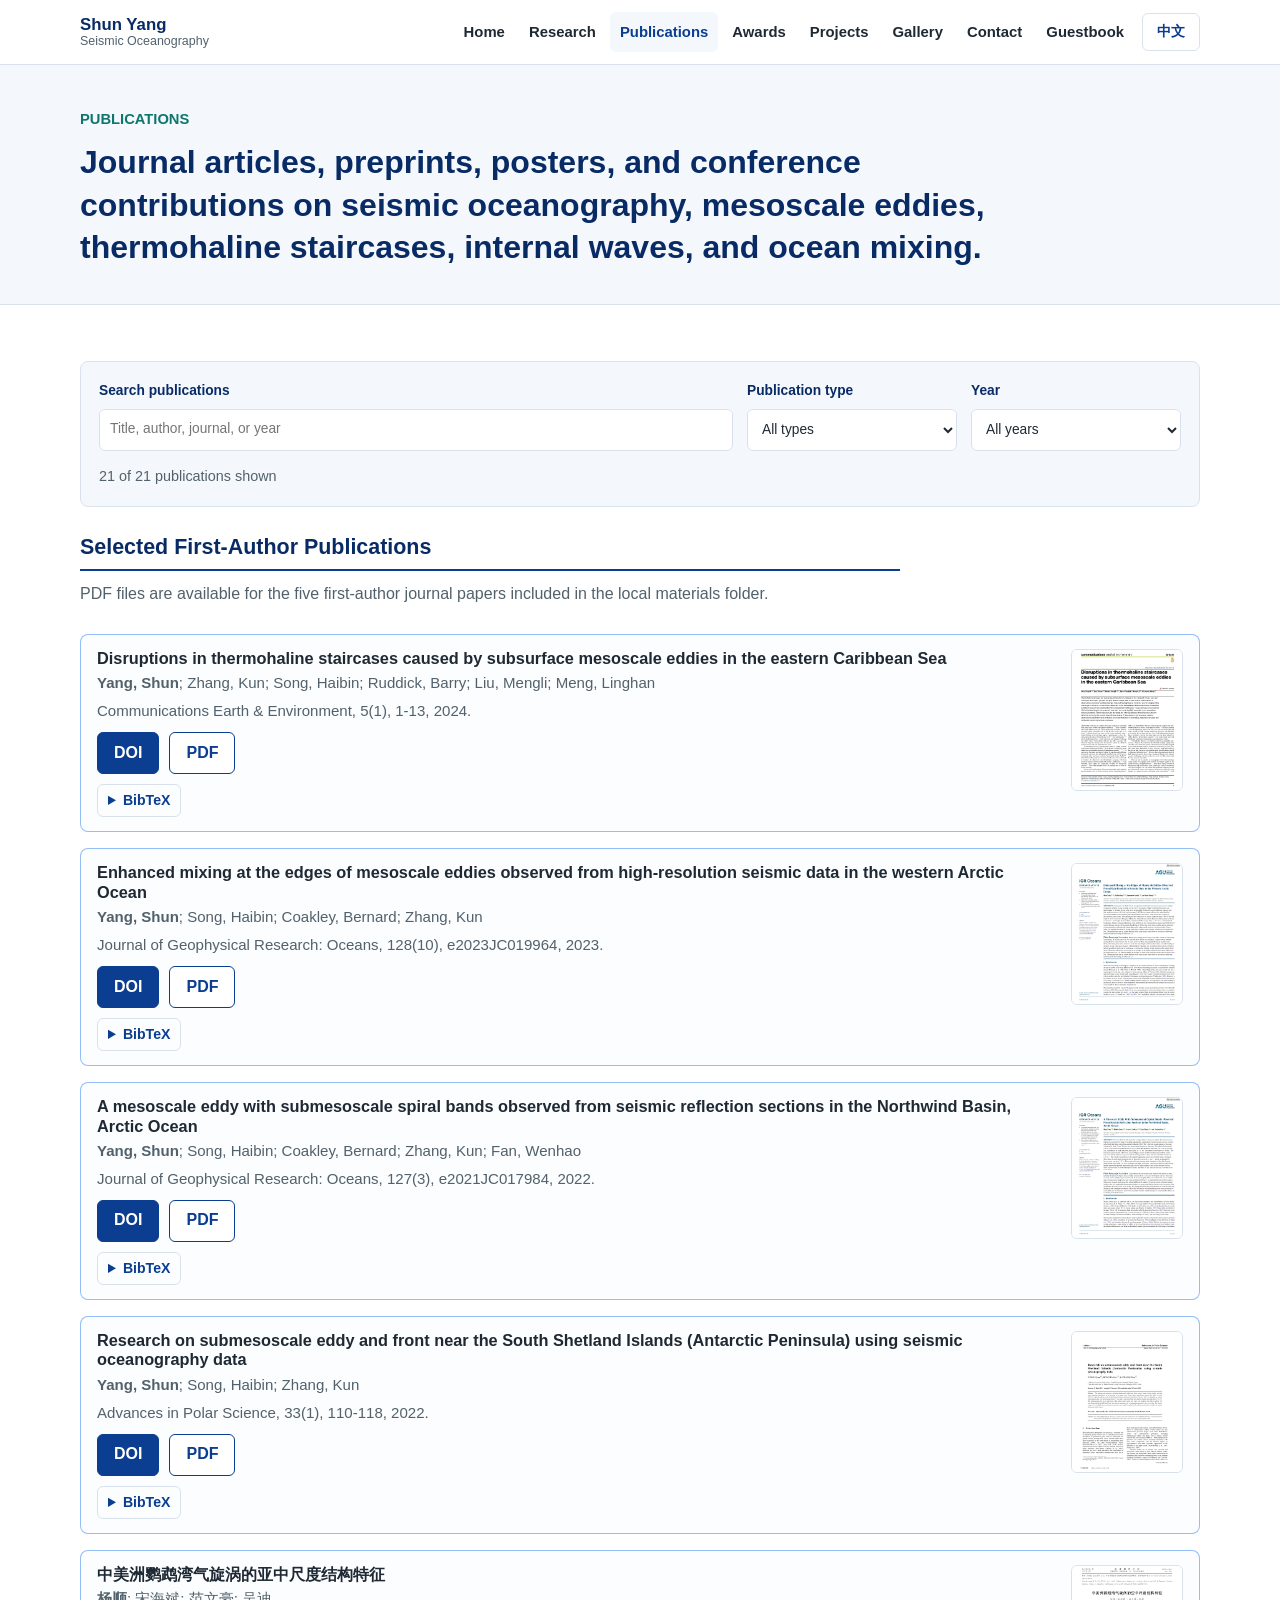
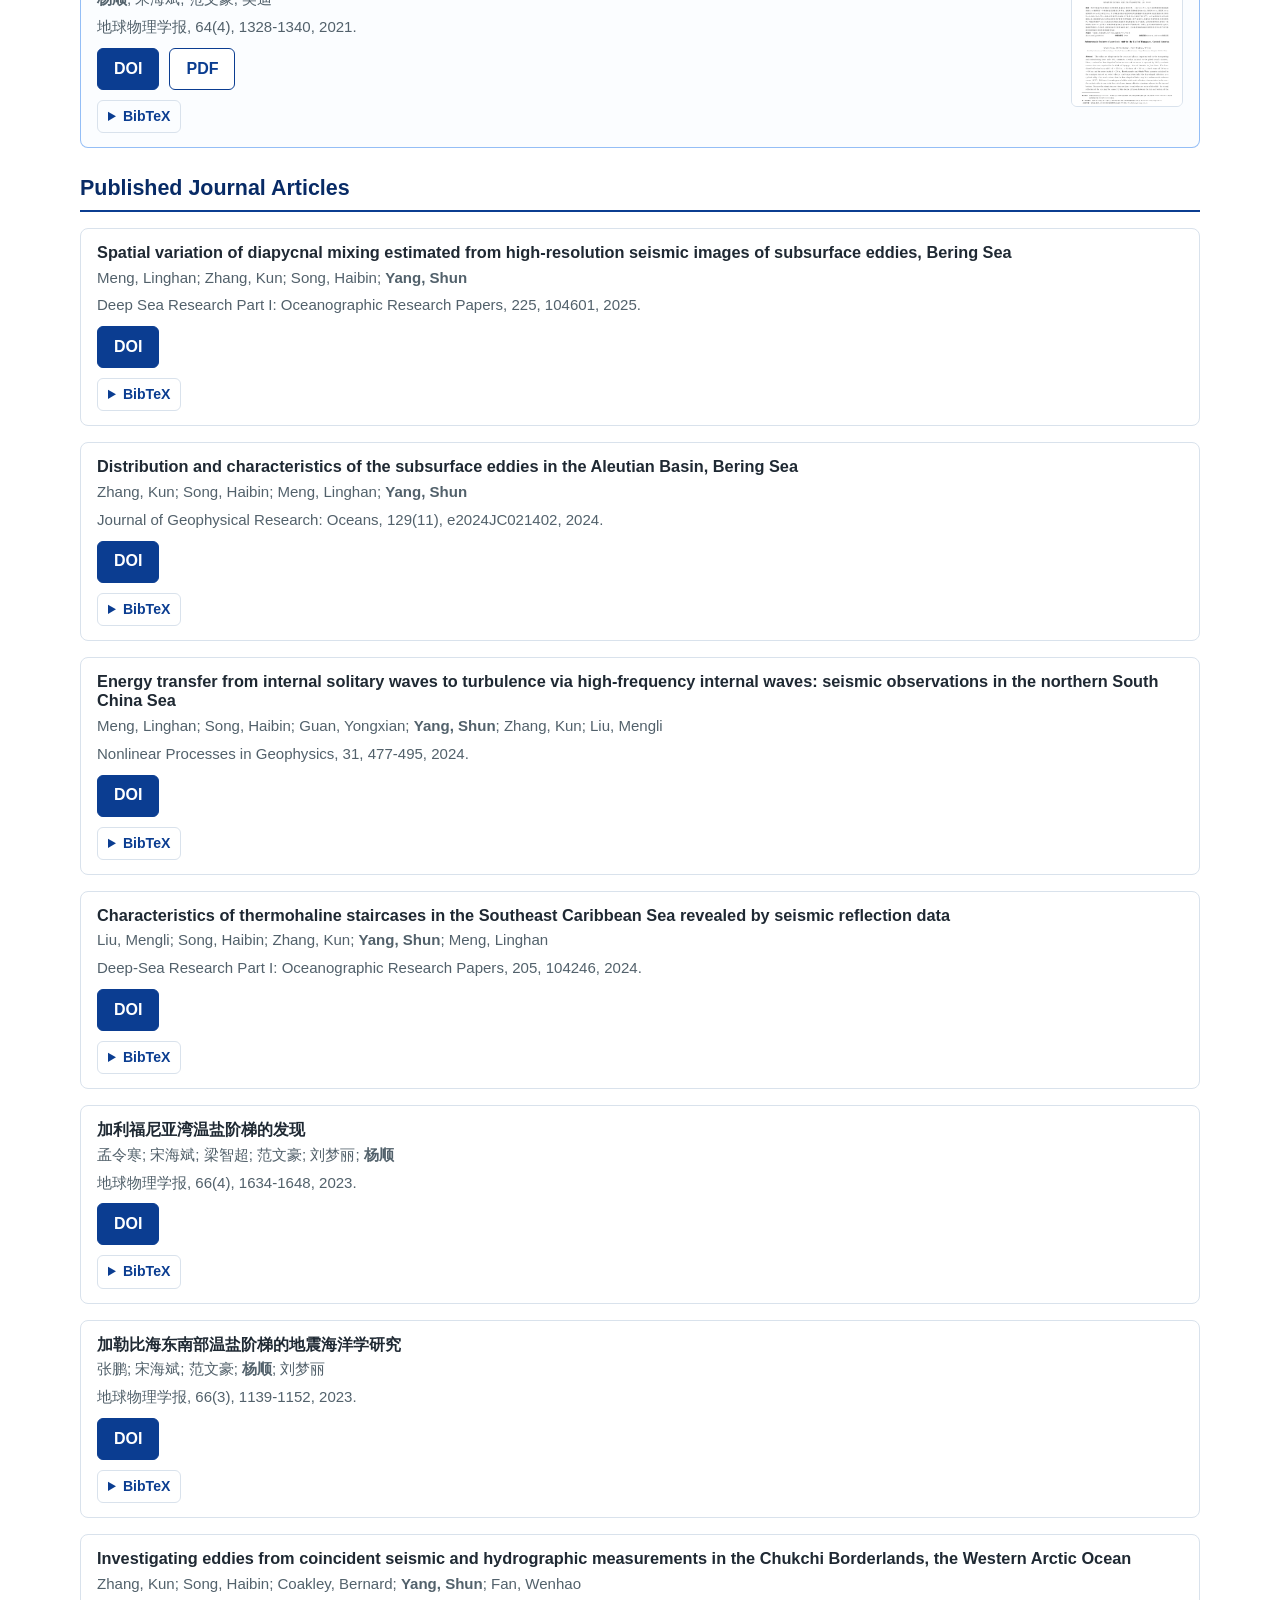
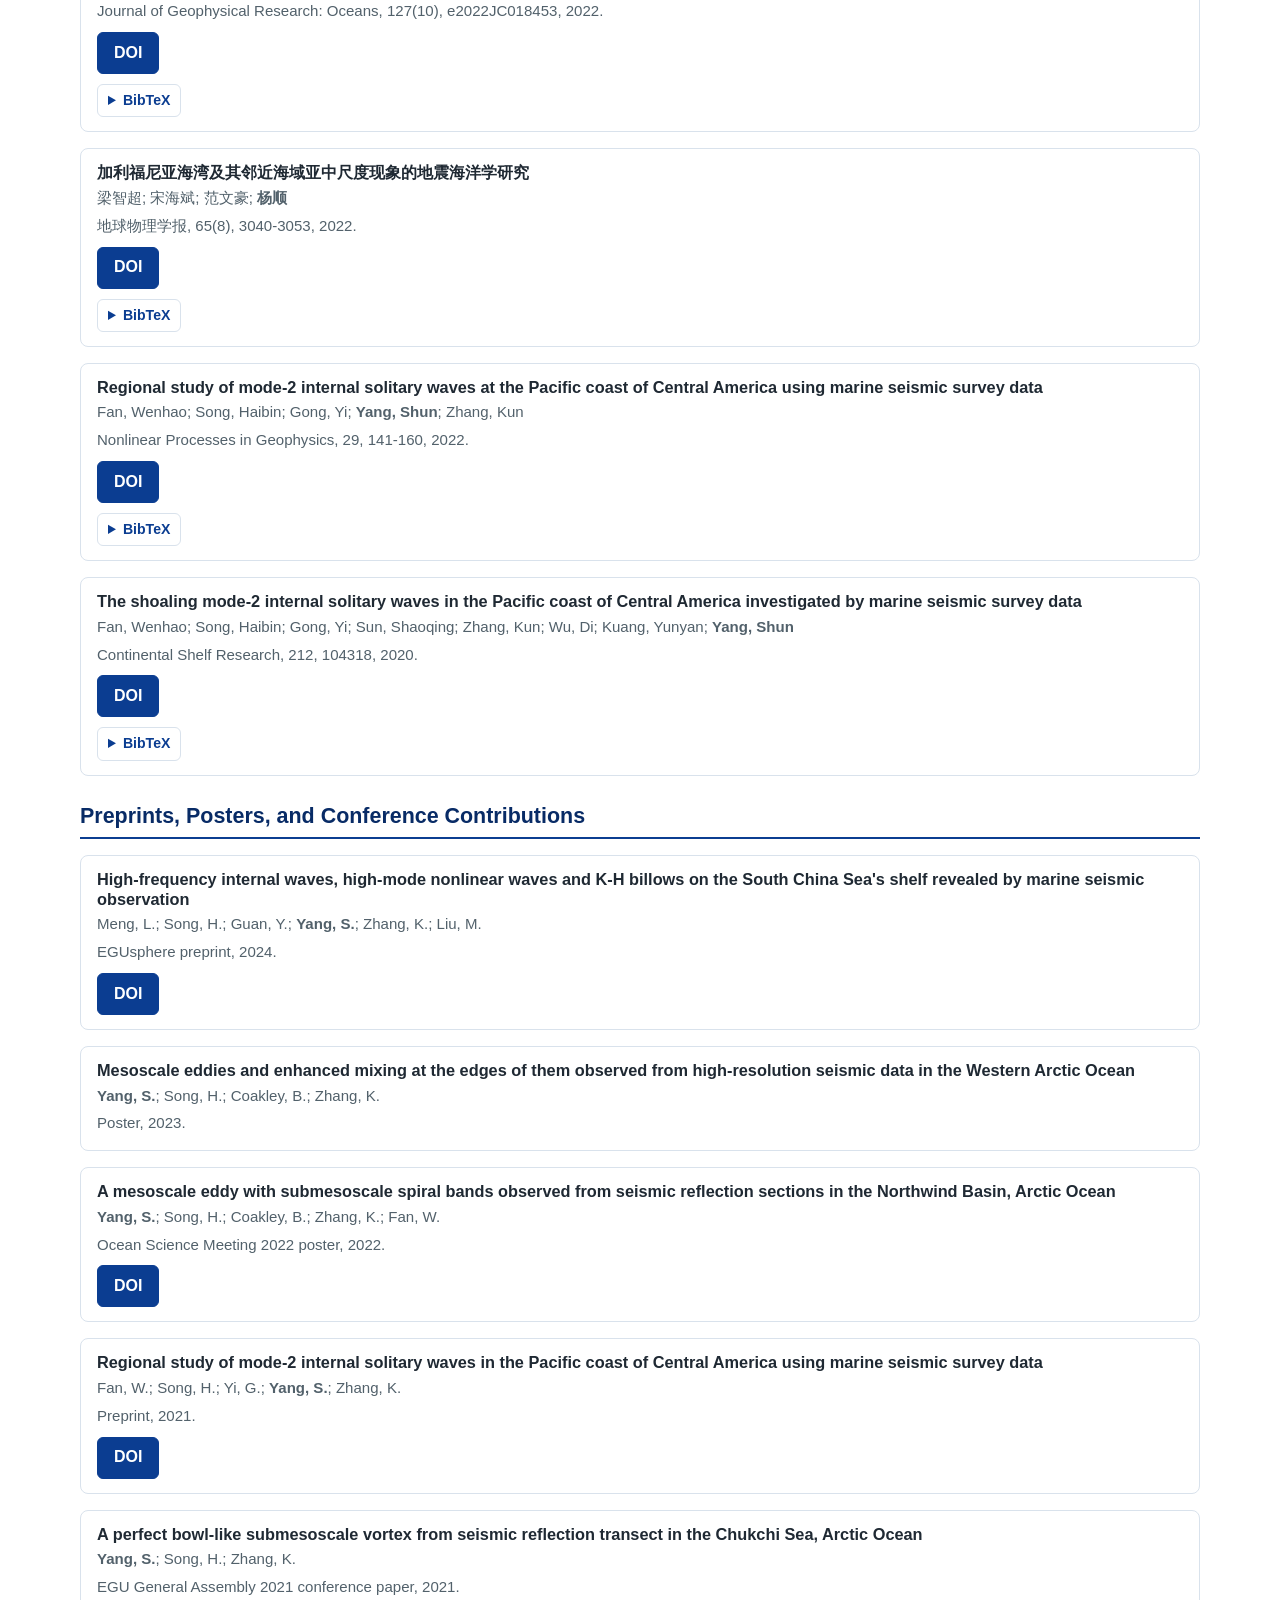
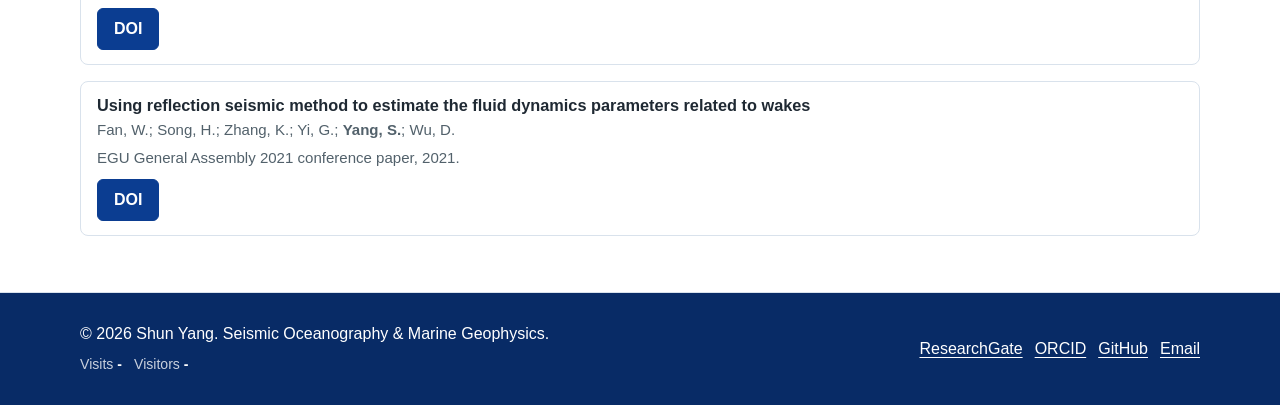
<file: publications.html>
<!DOCTYPE html>
<html lang="en">
<head>
  <meta charset="utf-8">
  <meta name="viewport" content="width=device-width, initial-scale=1">
  <meta name="description" content="Publications by Shun Yang in seismic oceanography, marine geophysics, eddies, and ocean mixing.">
  <meta name="theme-color" content="#082b66">
  <title>Publications | Shun Yang</title>
  <link rel="canonical" href="https://yangshungeo.github.io/publications.html">
  <link rel="icon" href="favicon.svg" type="image/svg+xml">
  <meta property="og:type" content="website">
  <meta property="og:title" content="Publications | Shun Yang">
  <meta property="og:description" content="Journal articles, preprints, posters, and conference contributions by Shun Yang.">
  <meta property="og:url" content="https://yangshungeo.github.io/publications.html">
  <meta property="og:image" content="https://yangshungeo.github.io/images/profile.webp">
  <meta name="twitter:card" content="summary_large_image">
  <link rel="stylesheet" href="css/style.css?v=20260718-3">
</head>
<body>
  <a class="skip-link" href="#main">Skip to content</a>
  <header class="site-header">
    <nav class="nav" aria-label="Primary navigation">
      <a class="brand" href="index.html"><strong>Shun Yang</strong><span>Seismic Oceanography</span></a>
      <div class="nav-right">
        <div class="nav-links" id="primary-navigation">
          <a href="index.html">Home</a>
          <a href="research.html">Research</a>
          <a class="active" href="publications.html" aria-current="page">Publications</a>
          <a href="awards.html">Awards</a>
          <a href="projects.html">Projects</a>
          <a href="gallery.html">Gallery</a>
          <a href="contact.html">Contact</a>
          <a href="guestbook.html">Guestbook</a>
        </div>
        <button class="language-toggle" type="button" data-lang-toggle aria-label="Switch language">中文</button>
        <button class="nav-toggle" type="button" aria-label="Open navigation" aria-expanded="false" aria-controls="primary-navigation"><span></span></button>
      </div>
    </nav>
  </header>

  <main id="main">
    <section class="page-hero">
      <div class="container">
        <p class="eyebrow">Publications</p>
        <h1>Journal articles, preprints, posters, and conference contributions on seismic oceanography, mesoscale eddies, thermohaline staircases, internal waves, and ocean mixing.</h1>
      </div>
    </section>

    <section class="section">
      <div class="container">
        <div class="publication-controls" data-publication-controls>
          <label class="publication-control search-control" for="publication-search">
            <span>Search publications</span>
            <input id="publication-search" type="search" placeholder="Title, author, journal, or year" autocomplete="off">
          </label>
          <label class="publication-control" for="publication-type">
            <span>Publication type</span>
            <select id="publication-type">
              <option value="all">All types</option>
              <option value="first-author">First-author papers</option>
              <option value="journal">Other journal articles</option>
              <option value="other">Preprints and conference</option>
            </select>
          </label>
          <label class="publication-control" for="publication-year">
            <span>Year</span>
            <select id="publication-year">
              <option value="all">All years</option>
            </select>
          </label>
          <p class="publication-results" data-publication-results aria-live="polite"></p>
        </div>

        <p class="publication-empty" data-publication-empty>No publications match the selected filters.</p>

        <div class="publication-group featured" data-publication-group>
          <div class="section-header">
            <h2>Selected First-Author Publications</h2>
            <p>PDF files are available for the five first-author journal papers included in the local materials folder.</p>
          </div>
          <ul class="publication-list" data-publication-list data-publication-type="first-author">
          <li class="publication selected" id="yang-2024-staircases">
            <article>
              <h3>Disruptions in thermohaline staircases caused by subsurface mesoscale eddies in the eastern Caribbean Sea</h3>
              <p class="authors"><strong>Yang, Shun</strong>; Zhang, Kun; Song, Haibin; Ruddick, Barry; Liu, Mengli; Meng, Linghan</p>
              <p class="journal">Communications Earth & Environment, 5(1), 1-13, 2024.</p>
              <div class="actions">
                <a class="button" href="https://doi.org/10.1038/s43247-024-01577-3">DOI</a>
                <a class="button secondary" href="assets/publications/Article2024CEE.pdf">PDF</a>
              </div>
              <details class="bibtex"><summary>BibTeX</summary><pre>@article{yang2024staircases,
  title = {Disruptions in thermohaline staircases caused by subsurface mesoscale eddies in the eastern Caribbean Sea},
  author = {Yang, Shun and Zhang, Kun and Song, Haibin and Ruddick, Barry and Liu, Mengli and Meng, Linghan},
  journal = {Communications Earth & Environment},
  volume = {5},
  number = {1},
  pages = {1--13},
  year = {2024},
  doi = {10.1038/s43247-024-01577-3}
}</pre></details>
            </article>
            <a class="pub-thumb" href="assets/publications/Article2024CEE.pdf"><img src="images/publications/article-2024-cee.webp" width="678" height="900" loading="lazy" decoding="async" alt="Thumbnail of the 2024 Communications Earth and Environment paper"></a>
          </li>
          <li class="publication selected" id="yang-2023-enhanced">
            <article>
              <h3>Enhanced mixing at the edges of mesoscale eddies observed from high-resolution seismic data in the western Arctic Ocean</h3>
              <p class="authors"><strong>Yang, Shun</strong>; Song, Haibin; Coakley, Bernard; Zhang, Kun</p>
              <p class="journal">Journal of Geophysical Research: Oceans, 128(10), e2023JC019964, 2023.</p>
              <div class="actions">
                <a class="button" href="https://doi.org/10.1029/2023JC019964">DOI</a>
                <a class="button secondary" href="assets/publications/Article2023JGR-Oceans.pdf">PDF</a>
              </div>
              <details class="bibtex"><summary>BibTeX</summary><pre>@article{yang2023enhanced,
  title = {Enhanced mixing at the edges of mesoscale eddies observed from high-resolution seismic data in the western Arctic Ocean},
  author = {Yang, Shun and Song, Haibin and Coakley, Bernard and Zhang, Kun},
  journal = {Journal of Geophysical Research: Oceans},
  volume = {128},
  number = {10},
  pages = {e2023JC019964},
  year = {2023},
  doi = {10.1029/2023JC019964}
}</pre></details>
            </article>
            <a class="pub-thumb" href="assets/publications/Article2023JGR-Oceans.pdf"><img src="images/publications/article-2023-jgr.webp" width="687" height="900" loading="lazy" decoding="async" alt="Thumbnail of the 2023 JGR Oceans paper"></a>
          </li>
          <li class="publication selected" id="yang-2022-mesoscale">
            <article>
              <h3>A mesoscale eddy with submesoscale spiral bands observed from seismic reflection sections in the Northwind Basin, Arctic Ocean</h3>
              <p class="authors"><strong>Yang, Shun</strong>; Song, Haibin; Coakley, Bernard; Zhang, Kun; Fan, Wenhao</p>
              <p class="journal">Journal of Geophysical Research: Oceans, 127(3), e2021JC017984, 2022.</p>
              <div class="actions">
                <a class="button" href="https://doi.org/10.1029/2021JC017984">DOI</a>
                <a class="button secondary" href="assets/publications/Article2022JGR-Oceans.pdf">PDF</a>
              </div>
              <details class="bibtex"><summary>BibTeX</summary><pre>@article{yang2022mesoscale,
  title = {A mesoscale eddy with submesoscale spiral bands observed from seismic reflection sections in the Northwind Basin, Arctic Ocean},
  author = {Yang, Shun and Song, Haibin and Coakley, Bernard and Zhang, Kun and Fan, Wenhao},
  journal = {Journal of Geophysical Research: Oceans},
  volume = {127},
  number = {3},
  pages = {e2021JC017984},
  year = {2022},
  doi = {10.1029/2021JC017984}
}</pre></details>
            </article>
            <a class="pub-thumb" href="assets/publications/Article2022JGR-Oceans.pdf"><img src="images/publications/article-2022-jgr.webp" width="687" height="900" loading="lazy" decoding="async" alt="Thumbnail of the 2022 JGR Oceans paper"></a>
          </li>
          <li class="publication selected" id="yang-2022-aps">
            <article>
              <h3>Research on submesoscale eddy and front near the South Shetland Islands (Antarctic Peninsula) using seismic oceanography data</h3>
              <p class="authors"><strong>Yang, Shun</strong>; Song, Haibin; Zhang, Kun</p>
              <p class="journal">Advances in Polar Science, 33(1), 110-118, 2022.</p>
              <div class="actions">
                <a class="button" href="https://doi.org/10.13679/j.advps.2021.0004">DOI</a>
                <a class="button secondary" href="assets/publications/Article2021APS.pdf">PDF</a>
              </div>
              <details class="bibtex"><summary>BibTeX</summary><pre>@article{yang2022aps,
  title = {Research on submesoscale eddy and front near the South Shetland Islands (Antarctic Peninsula) using seismic oceanography data},
  author = {Yang, Shun and Song, Haibin and Zhang, Kun},
  journal = {Advances in Polar Science},
  volume = {33},
  number = {1},
  pages = {110--118},
  year = {2022},
  doi = {10.13679/j.advps.2021.0004}
}</pre></details>
            </article>
            <a class="pub-thumb" href="assets/publications/Article2021APS.pdf"><img src="images/publications/article-2021-aps.webp" width="637" height="900" loading="lazy" decoding="async" alt="Thumbnail of the 2022 Advances in Polar Science paper"></a>
          </li>
          <li class="publication selected" id="yang-2021-papagayo">
            <article>
              <h3>中美洲鹦鹉湾气旋涡的亚中尺度结构特征</h3>
              <p class="authors"><strong>杨顺</strong>; 宋海斌; 范文豪; 吴迪</p>
              <p class="journal">地球物理学报, 64(4), 1328-1340, 2021.</p>
              <div class="actions">
                <a class="button" href="https://doi.org/10.6038/cjg2021O0204">DOI</a>
                <a class="button secondary" href="assets/publications/Article2021CJG.pdf">PDF</a>
              </div>
              <details class="bibtex"><summary>BibTeX</summary><pre>@article{yang2021papagayo,
  title = {中美洲鹦鹉湾气旋涡的亚中尺度结构特征},
  author = {杨顺 and 宋海斌 and 范文豪 and 吴迪},
  journal = {地球物理学报},
  volume = {64},
  number = {4},
  pages = {1328--1340},
  year = {2021},
  doi = {10.6038/cjg2021O0204}
}</pre></details>
            </article>
            <a class="pub-thumb" href="assets/publications/Article2021CJG.pdf"><img src="images/publications/article-2021-cjg.webp" width="607" height="900" loading="lazy" decoding="async" alt="Thumbnail of the 2021 Chinese Journal of Geophysics paper"></a>
          </li>
          </ul>
        </div>

        <div class="publication-group" data-publication-group>
          <h2>Published Journal Articles</h2>
          <ul class="publication-list" data-publication-list data-publication-type="journal">
            <li class="publication">
              <article>
                <h3>Spatial variation of diapycnal mixing estimated from high-resolution seismic images of subsurface eddies, Bering Sea</h3>
                <p class="authors">Meng, Linghan; Zhang, Kun; Song, Haibin; <strong>Yang, Shun</strong></p>
                <p class="journal">Deep Sea Research Part I: Oceanographic Research Papers, 225, 104601, 2025.</p>
                <div class="actions"><a class="button" href="https://doi.org/10.1016/j.dsr.2025.104601">DOI</a></div>
                <details class="bibtex"><summary>BibTeX</summary><pre>@article{meng2025spatial,
  title = {Spatial variation of diapycnal mixing estimated from high-resolution seismic images of subsurface eddies, Bering Sea},
  author = {Meng, Linghan and Zhang, Kun and Song, Haibin and Yang, Shun},
  journal = {Deep Sea Research Part I: Oceanographic Research Papers},
  volume = {225},
  pages = {104601},
  year = {2025},
  doi = {10.1016/j.dsr.2025.104601}
}</pre></details>
              </article>
            </li>
            <li class="publication">
              <article>
                <h3>Distribution and characteristics of the subsurface eddies in the Aleutian Basin, Bering Sea</h3>
                <p class="authors">Zhang, Kun; Song, Haibin; Meng, Linghan; <strong>Yang, Shun</strong></p>
                <p class="journal">Journal of Geophysical Research: Oceans, 129(11), e2024JC021402, 2024.</p>
                <div class="actions"><a class="button" href="https://doi.org/10.1029/2024JC021402">DOI</a></div>
                <details class="bibtex"><summary>BibTeX</summary><pre>@article{zhang2024aleutian,
  title = {Distribution and characteristics of the subsurface eddies in the Aleutian Basin, Bering Sea},
  author = {Zhang, Kun and Song, Haibin and Meng, Linghan and Yang, Shun},
  journal = {Journal of Geophysical Research: Oceans},
  volume = {129},
  number = {11},
  pages = {e2024JC021402},
  year = {2024},
  doi = {10.1029/2024JC021402}
}</pre></details>
              </article>
            </li>
            <li class="publication">
              <article>
                <h3>Energy transfer from internal solitary waves to turbulence via high-frequency internal waves: seismic observations in the northern South China Sea</h3>
                <p class="authors">Meng, Linghan; Song, Haibin; Guan, Yongxian; <strong>Yang, Shun</strong>; Zhang, Kun; Liu, Mengli</p>
                <p class="journal">Nonlinear Processes in Geophysics, 31, 477-495, 2024.</p>
                <div class="actions"><a class="button" href="https://doi.org/10.5194/npg-31-477-2024">DOI</a></div>
                <details class="bibtex"><summary>BibTeX</summary><pre>@article{meng2024energy,
  title = {Energy transfer from internal solitary waves to turbulence via high-frequency internal waves: seismic observations in the northern South China Sea},
  author = {Meng, Linghan and Song, Haibin and Guan, Yongxian and Yang, Shun and Zhang, Kun and Liu, Mengli},
  journal = {Nonlinear Processes in Geophysics},
  volume = {31},
  pages = {477--495},
  year = {2024},
  doi = {10.5194/npg-31-477-2024}
}</pre></details>
              </article>
            </li>
            <li class="publication">
              <article>
                <h3>Characteristics of thermohaline staircases in the Southeast Caribbean Sea revealed by seismic reflection data</h3>
                <p class="authors">Liu, Mengli; Song, Haibin; Zhang, Kun; <strong>Yang, Shun</strong>; Meng, Linghan</p>
                <p class="journal">Deep-Sea Research Part I: Oceanographic Research Papers, 205, 104246, 2024.</p>
                <div class="actions"><a class="button" href="https://doi.org/10.1016/j.dsr.2024.104246">DOI</a></div>
                <details class="bibtex"><summary>BibTeX</summary><pre>@article{liu2024thermohaline,
  title = {Characteristics of thermohaline staircases in the Southeast Caribbean Sea revealed by seismic reflection data},
  author = {Liu, Mengli and Song, Haibin and Zhang, Kun and Yang, Shun and Meng, Linghan},
  journal = {Deep-Sea Research Part I: Oceanographic Research Papers},
  volume = {205},
  pages = {104246},
  year = {2024},
  doi = {10.1016/j.dsr.2024.104246}
}</pre></details>
              </article>
            </li>
            <li class="publication">
              <article>
                <h3>加利福尼亚湾温盐阶梯的发现</h3>
                <p class="authors">孟令寒; 宋海斌; 梁智超; 范文豪; 刘梦丽; <strong>杨顺</strong></p>
                <p class="journal">地球物理学报, 66(4), 1634-1648, 2023.</p>
                <div class="actions"><a class="button" href="https://doi.org/10.6038/cjg2022Q0231">DOI</a></div>
                <details class="bibtex"><summary>BibTeX</summary><pre>@article{meng2023california,
  title = {加利福尼亚湾温盐阶梯的发现},
  author = {孟令寒 and 宋海斌 and 梁智超 and 范文豪 and 刘梦丽 and 杨顺},
  journal = {地球物理学报},
  volume = {66},
  number = {4},
  pages = {1634--1648},
  year = {2023},
  doi = {10.6038/cjg2022Q0231}
}</pre></details>
              </article>
            </li>
            <li class="publication">
              <article>
                <h3>加勒比海东南部温盐阶梯的地震海洋学研究</h3>
                <p class="authors">张鹏; 宋海斌; 范文豪; <strong>杨顺</strong>; 刘梦丽</p>
                <p class="journal">地球物理学报, 66(3), 1139-1152, 2023.</p>
                <div class="actions"><a class="button" href="https://doi.org/10.6038/cjg2022P0888">DOI</a></div>
                <details class="bibtex"><summary>BibTeX</summary><pre>@article{zhang2023caribbean,
  title = {加勒比海东南部温盐阶梯的地震海洋学研究},
  author = {张鹏 and 宋海斌 and 范文豪 and 杨顺 and 刘梦丽},
  journal = {地球物理学报},
  volume = {66},
  number = {3},
  pages = {1139--1152},
  year = {2023},
  doi = {10.6038/cjg2022P0888}
}</pre></details>
              </article>
            </li>
            <li class="publication">
              <article>
                <h3>Investigating eddies from coincident seismic and hydrographic measurements in the Chukchi Borderlands, the Western Arctic Ocean</h3>
                <p class="authors">Zhang, Kun; Song, Haibin; Coakley, Bernard; <strong>Yang, Shun</strong>; Fan, Wenhao</p>
                <p class="journal">Journal of Geophysical Research: Oceans, 127(10), e2022JC018453, 2022.</p>
                <div class="actions"><a class="button" href="https://doi.org/10.1029/2022jc018453">DOI</a></div>
                <details class="bibtex"><summary>BibTeX</summary><pre>@article{zhang2022chukchi,
  title = {Investigating eddies from coincident seismic and hydrographic measurements in the Chukchi Borderlands, the Western Arctic Ocean},
  author = {Zhang, Kun and Song, Haibin and Coakley, Bernard and Yang, Shun and Fan, Wenhao},
  journal = {Journal of Geophysical Research: Oceans},
  volume = {127},
  number = {10},
  pages = {e2022JC018453},
  year = {2022},
  doi = {10.1029/2022JC018453}
}</pre></details>
              </article>
            </li>
            <li class="publication">
              <article>
                <h3>加利福尼亚海湾及其邻近海域亚中尺度现象的地震海洋学研究</h3>
                <p class="authors">梁智超; 宋海斌; 范文豪; <strong>杨顺</strong></p>
                <p class="journal">地球物理学报, 65(8), 3040-3053, 2022.</p>
                <div class="actions"><a class="button" href="https://doi.org/10.6038/cjg2022P0509">DOI</a></div>
                <details class="bibtex"><summary>BibTeX</summary><pre>@article{liang2022gulf,
  title = {加利福尼亚海湾及其邻近海域亚中尺度现象的地震海洋学研究},
  author = {梁智超 and 宋海斌 and 范文豪 and 杨顺},
  journal = {地球物理学报},
  volume = {65},
  number = {8},
  pages = {3040--3053},
  year = {2022},
  doi = {10.6038/cjg2022P0509}
}</pre></details>
              </article>
            </li>
            <li class="publication">
              <article>
                <h3>Regional study of mode-2 internal solitary waves at the Pacific coast of Central America using marine seismic survey data</h3>
                <p class="authors">Fan, Wenhao; Song, Haibin; Gong, Yi; <strong>Yang, Shun</strong>; Zhang, Kun</p>
                <p class="journal">Nonlinear Processes in Geophysics, 29, 141-160, 2022.</p>
                <div class="actions"><a class="button" href="https://doi.org/10.5194/npg-29-141-2022">DOI</a></div>
                <details class="bibtex"><summary>BibTeX</summary><pre>@article{fan2022mode2,
  title = {Regional study of mode-2 internal solitary waves at the Pacific coast of Central America using marine seismic survey data},
  author = {Fan, Wenhao and Song, Haibin and Gong, Yi and Yang, Shun and Zhang, Kun},
  journal = {Nonlinear Processes in Geophysics},
  volume = {29},
  pages = {141--160},
  year = {2022},
  doi = {10.5194/npg-29-141-2022}
}</pre></details>
              </article>
            </li>
            <li class="publication">
              <article>
                <h3>The shoaling mode-2 internal solitary waves in the Pacific coast of Central America investigated by marine seismic survey data</h3>
                <p class="authors">Fan, Wenhao; Song, Haibin; Gong, Yi; Sun, Shaoqing; Zhang, Kun; Wu, Di; Kuang, Yunyan; <strong>Yang, Shun</strong></p>
                <p class="journal">Continental Shelf Research, 212, 104318, 2020.</p>
                <div class="actions"><a class="button" href="https://doi.org/10.1016/j.csr.2020.104318">DOI</a></div>
                <details class="bibtex"><summary>BibTeX</summary><pre>@article{fan2020shoaling,
  title = {The shoaling mode-2 internal solitary waves in the Pacific coast of Central America investigated by marine seismic survey data},
  author = {Fan, Wenhao and Song, Haibin and Gong, Yi and Sun, Shaoqing and Zhang, Kun and Wu, Di and Kuang, Yunyan and Yang, Shun},
  journal = {Continental Shelf Research},
  volume = {212},
  pages = {104318},
  year = {2020},
  doi = {10.1016/j.csr.2020.104318}
}</pre></details>
              </article>
            </li>
          </ul>
        </div>

        <div class="publication-group" data-publication-group>
          <h2>Preprints, Posters, and Conference Contributions</h2>
          <ul class="publication-list" data-publication-list data-publication-type="other">
            <li class="publication"><article><h3>High-frequency internal waves, high-mode nonlinear waves and K-H billows on the South China Sea's shelf revealed by marine seismic observation</h3><p class="authors">Meng, L.; Song, H.; Guan, Y.; <strong>Yang, S.</strong>; Zhang, K.; Liu, M.</p><p class="journal">EGUsphere preprint, 2024.</p><div class="actions"><a class="button" href="https://doi.org/10.5194/egusphere-2024-92">DOI</a></div></article></li>
            <li class="publication"><article><h3>Mesoscale eddies and enhanced mixing at the edges of them observed from high-resolution seismic data in the Western Arctic Ocean</h3><p class="authors"><strong>Yang, S.</strong>; Song, H.; Coakley, B.; Zhang, K.</p><p class="journal">Poster, 2023.</p></article></li>
            <li class="publication"><article><h3>A mesoscale eddy with submesoscale spiral bands observed from seismic reflection sections in the Northwind Basin, Arctic Ocean</h3><p class="authors"><strong>Yang, S.</strong>; Song, H.; Coakley, B.; Zhang, K.; Fan, W.</p><p class="journal">Ocean Science Meeting 2022 poster, 2022.</p><div class="actions"><a class="button" href="https://doi.org/10.13140/RG.2.2.10018.09926">DOI</a></div></article></li>
            <li class="publication"><article><h3>Regional study of mode-2 internal solitary waves in the Pacific coast of Central America using marine seismic survey data</h3><p class="authors">Fan, W.; Song, H.; Yi, G.; <strong>Yang, S.</strong>; Zhang, K.</p><p class="journal">Preprint, 2021.</p><div class="actions"><a class="button" href="https://doi.org/10.5194/npg-2021-31">DOI</a></div></article></li>
            <li class="publication"><article><h3>A perfect bowl-like submesoscale vortex from seismic reflection transect in the Chukchi Sea, Arctic Ocean</h3><p class="authors"><strong>Yang, S.</strong>; Song, H.; Zhang, K.</p><p class="journal">EGU General Assembly 2021 conference paper, 2021.</p><div class="actions"><a class="button" href="https://doi.org/10.5194/egusphere-egu21-4760">DOI</a></div></article></li>
            <li class="publication"><article><h3>Using reflection seismic method to estimate the fluid dynamics parameters related to wakes</h3><p class="authors">Fan, W.; Song, H.; Zhang, K.; Yi, G.; <strong>Yang, S.</strong>; Wu, D.</p><p class="journal">EGU General Assembly 2021 conference paper, 2021.</p><div class="actions"><a class="button" href="https://doi.org/10.5194/egusphere-egu21-9332">DOI</a></div></article></li>
          </ul>
        </div>
      </div>
    </section>
  </main>

  <footer class="site-footer">
    <div class="container footer-inner">
      <div class="footer-main">
        <p>&copy; 2026 Shun Yang. Seismic Oceanography & Marine Geophysics.</p>
        <p class="visitor-counter" aria-label="Website visitor statistics">
          <span id="busuanzi_container_site_pv">Visits <strong id="busuanzi_value_site_pv">-</strong></span>
          <span id="busuanzi_container_site_uv">Visitors <strong id="busuanzi_value_site_uv">-</strong></span>
        </p>
      </div>
      <div class="footer-links">
        <a href="https://www.researchgate.net/profile/Shun-Yang">ResearchGate</a>
        <a href="https://orcid.org/0000-0002-6008-4782">ORCID</a>
        <a href="https://github.com/yangshungeo">GitHub</a>
        <a href="mailto:yangshun0921@outlook.com">Email</a>
      </div>
    </div>
  </footer>
  <script async src="https://busuanzi.ibruce.info/busuanzi/2.3/busuanzi.pure.mini.js"></script>
  <script src="js/script.js?v=20260718-3"></script>
</body>
</html>
</file>
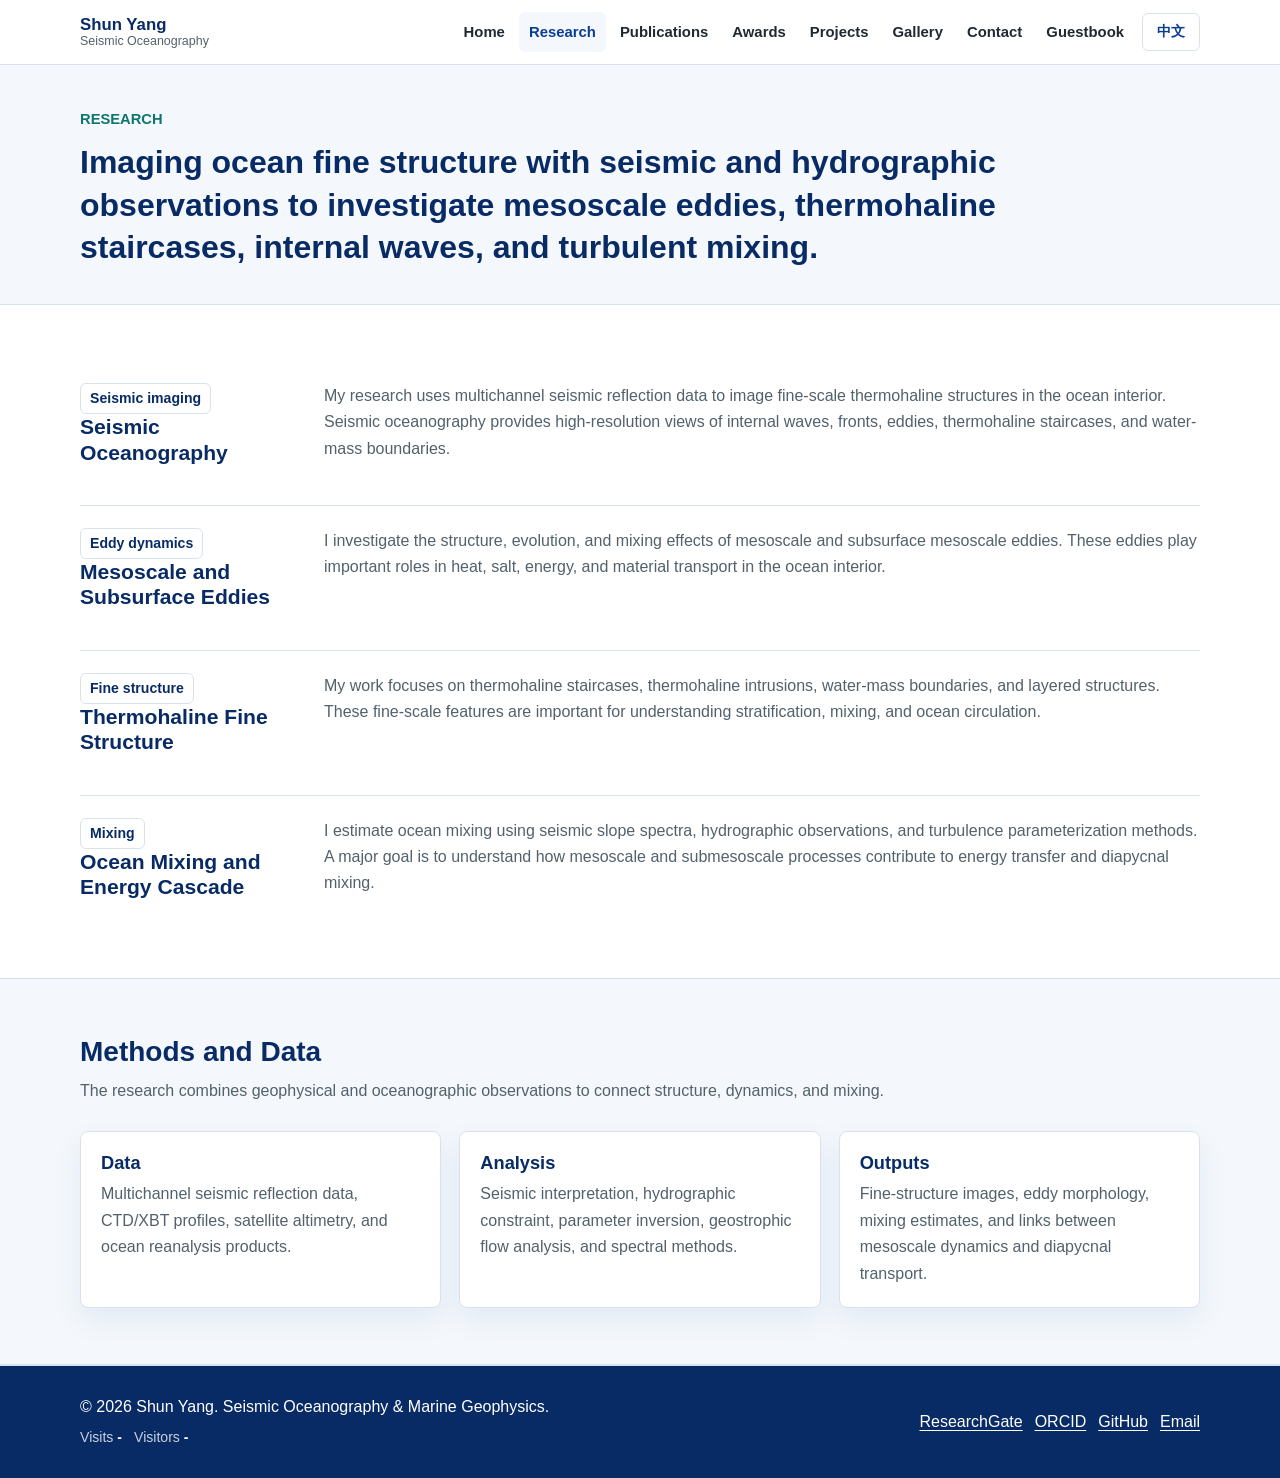
<file: research.html>
<!DOCTYPE html>
<html lang="en">
<head>
  <meta charset="utf-8">
  <meta name="viewport" content="width=device-width, initial-scale=1">
  <meta name="description" content="Research interests of Shun Yang in seismic oceanography, eddies, thermohaline fine structure, and ocean mixing.">
  <meta name="theme-color" content="#082b66">
  <title>Research | Shun Yang</title>
  <link rel="canonical" href="https://yangshungeo.github.io/research.html">
  <link rel="icon" href="favicon.svg" type="image/svg+xml">
  <meta property="og:type" content="website">
  <meta property="og:title" content="Research | Shun Yang">
  <meta property="og:description" content="Research in seismic oceanography, mesoscale eddies, thermohaline fine structure, internal waves, and ocean mixing.">
  <meta property="og:url" content="https://yangshungeo.github.io/research.html">
  <meta property="og:image" content="https://yangshungeo.github.io/images/profile.webp">
  <meta name="twitter:card" content="summary_large_image">
  <link rel="stylesheet" href="css/style.css?v=20260718-3">
</head>
<body>
  <a class="skip-link" href="#main">Skip to content</a>
  <header class="site-header">
    <nav class="nav" aria-label="Primary navigation">
      <a class="brand" href="index.html"><strong>Shun Yang</strong><span>Seismic Oceanography</span></a>
      <div class="nav-right">
        <div class="nav-links" id="primary-navigation">
          <a href="index.html">Home</a>
          <a class="active" href="research.html" aria-current="page">Research</a>
          <a href="publications.html">Publications</a>
          <a href="awards.html">Awards</a>
          <a href="projects.html">Projects</a>
          <a href="gallery.html">Gallery</a>
          <a href="contact.html">Contact</a>
          <a href="guestbook.html">Guestbook</a>
        </div>
        <button class="language-toggle" type="button" data-lang-toggle aria-label="Switch language">中文</button>
        <button class="nav-toggle" type="button" aria-label="Open navigation" aria-expanded="false" aria-controls="primary-navigation"><span></span></button>
      </div>
    </nav>
  </header>

  <main id="main">
    <section class="page-hero">
      <div class="container">
        <p class="eyebrow">Research</p>
        <h1>Imaging ocean fine structure with seismic and hydrographic observations to investigate mesoscale eddies, thermohaline staircases, internal waves, and turbulent mixing.</h1>
      </div>
    </section>

    <section class="section">
      <div class="container timeline">
        <article class="research-item" id="seismic-oceanography">
          <div>
            <span class="tag">Seismic imaging</span>
            <h2>Seismic Oceanography</h2>
          </div>
          <p>My research uses multichannel seismic reflection data to image fine-scale thermohaline structures in the ocean interior. Seismic oceanography provides high-resolution views of internal waves, fronts, eddies, thermohaline staircases, and water-mass boundaries.</p>
        </article>
        <article class="research-item" id="mesoscale-eddies">
          <div>
            <span class="tag">Eddy dynamics</span>
            <h2>Mesoscale and Subsurface Eddies</h2>
          </div>
          <p>I investigate the structure, evolution, and mixing effects of mesoscale and subsurface mesoscale eddies. These eddies play important roles in heat, salt, energy, and material transport in the ocean interior.</p>
        </article>
        <article class="research-item" id="thermohaline-fine-structure">
          <div>
            <span class="tag">Fine structure</span>
            <h2>Thermohaline Fine Structure</h2>
          </div>
          <p>My work focuses on thermohaline staircases, thermohaline intrusions, water-mass boundaries, and layered structures. These fine-scale features are important for understanding stratification, mixing, and ocean circulation.</p>
        </article>
        <article class="research-item" id="ocean-mixing">
          <div>
            <span class="tag">Mixing</span>
            <h2>Ocean Mixing and Energy Cascade</h2>
          </div>
          <p>I estimate ocean mixing using seismic slope spectra, hydrographic observations, and turbulence parameterization methods. A major goal is to understand how mesoscale and submesoscale processes contribute to energy transfer and diapycnal mixing.</p>
        </article>
      </div>
    </section>

    <section class="section surface">
      <div class="container">
        <div class="section-header">
          <h2>Methods and Data</h2>
          <p>The research combines geophysical and oceanographic observations to connect structure, dynamics, and mixing.</p>
        </div>
        <div class="grid three">
          <article class="card"><div class="card-body"><h3>Data</h3><p>Multichannel seismic reflection data, CTD/XBT profiles, satellite altimetry, and ocean reanalysis products.</p></div></article>
          <article class="card"><div class="card-body"><h3>Analysis</h3><p>Seismic interpretation, hydrographic constraint, parameter inversion, geostrophic flow analysis, and spectral methods.</p></div></article>
          <article class="card"><div class="card-body"><h3>Outputs</h3><p>Fine-structure images, eddy morphology, mixing estimates, and links between mesoscale dynamics and diapycnal transport.</p></div></article>
        </div>
      </div>
    </section>
  </main>

  <footer class="site-footer">
    <div class="container footer-inner">
      <div class="footer-main">
        <p>&copy; 2026 Shun Yang. Seismic Oceanography & Marine Geophysics.</p>
        <p class="visitor-counter" aria-label="Website visitor statistics">
          <span id="busuanzi_container_site_pv">Visits <strong id="busuanzi_value_site_pv">-</strong></span>
          <span id="busuanzi_container_site_uv">Visitors <strong id="busuanzi_value_site_uv">-</strong></span>
        </p>
      </div>
      <div class="footer-links">
        <a href="https://www.researchgate.net/profile/Shun-Yang">ResearchGate</a>
        <a href="https://orcid.org/0000-0002-6008-4782">ORCID</a>
        <a href="https://github.com/yangshungeo">GitHub</a>
        <a href="mailto:yangshun0921@outlook.com">Email</a>
      </div>
    </div>
  </footer>
  <script async src="https://busuanzi.ibruce.info/busuanzi/2.3/busuanzi.pure.mini.js"></script>
  <script src="js/script.js?v=20260718-3"></script>
</body>
</html>
</file>
<file: css/style.css>
:root {
  --primary: #0b3d91;
  --primary-dark: #082b66;
  --secondary: #2f80ed;
  --accent: #0f766e;
  --background: #ffffff;
  --surface: #f4f8fc;
  --surface-strong: #eaf2fb;
  --text: #1f2933;
  --muted: #52616b;
  --border: #d9e2ec;
  --shadow: 0 12px 28px rgba(11, 61, 145, 0.08);
}

* {
  box-sizing: border-box;
}

html {
  scroll-behavior: smooth;
}

body {
  margin: 0;
  background: var(--background);
  color: var(--text);
  font-family: "Inter", "Segoe UI", Arial, "Microsoft YaHei", sans-serif;
  font-size: 16px;
  line-height: 1.65;
  letter-spacing: 0;
}

img {
  display: block;
  max-width: 100%;
  height: auto;
}

[hidden] {
  display: none !important;
}

a {
  color: var(--primary);
  text-decoration-thickness: 1px;
  text-underline-offset: 3px;
}

a:hover {
  color: var(--secondary);
}

a:focus-visible,
button:focus-visible,
input:focus-visible,
select:focus-visible,
summary:focus-visible {
  outline: 3px solid rgba(47, 128, 237, 0.42);
  outline-offset: 3px;
}

.site-header {
  position: sticky;
  top: 0;
  z-index: 20;
  background: rgba(255, 255, 255, 0.96);
  border-bottom: 1px solid var(--border);
  backdrop-filter: blur(12px);
}

.nav {
  width: min(1120px, calc(100% - 32px));
  margin: 0 auto;
  min-height: 64px;
  display: flex;
  align-items: center;
  justify-content: space-between;
  gap: 24px;
}

.brand {
  display: inline-flex;
  flex-direction: column;
  color: var(--primary-dark);
  text-decoration: none;
  line-height: 1.15;
}

.brand strong {
  font-size: 1.05rem;
}

.brand span {
  color: var(--muted);
  font-size: 0.78rem;
}

.nav-right {
  display: flex;
  align-items: center;
  gap: 8px;
}

.nav-links {
  display: flex;
  align-items: center;
  gap: 4px;
}

.nav-links a {
  display: inline-flex;
  align-items: center;
  min-height: 40px;
  padding: 0 10px;
  border-radius: 6px;
  color: var(--text);
  font-size: 0.93rem;
  font-weight: 600;
  text-decoration: none;
}

.nav-links a:hover,
.nav-links a.active {
  background: var(--surface);
  color: var(--primary);
}

.nav-toggle {
  display: none;
  width: 42px;
  height: 42px;
  border: 1px solid var(--border);
  border-radius: 6px;
  background: #fff;
  cursor: pointer;
}

.language-toggle {
  display: inline-flex;
  align-items: center;
  justify-content: center;
  min-width: 58px;
  min-height: 38px;
  padding: 0 10px;
  border: 1px solid var(--border);
  border-radius: 6px;
  background: #fff;
  color: var(--primary);
  font: inherit;
  font-size: 0.9rem;
  font-weight: 800;
  cursor: pointer;
}

.language-toggle:hover {
  border-color: var(--primary);
  background: var(--surface);
}

.nav-toggle span,
.nav-toggle::before,
.nav-toggle::after {
  content: "";
  display: block;
  width: 18px;
  height: 2px;
  margin: 4px auto;
  background: var(--primary-dark);
}

.container {
  width: min(1120px, calc(100% - 32px));
  margin: 0 auto;
}

.hero {
  position: relative;
  min-height: 520px;
  display: flex;
  align-items: center;
  overflow: hidden;
  background-color: var(--surface);
  background-image: url("../images/profile.webp");
  background-repeat: no-repeat;
  background-position: right center;
  background-size: auto 100%;
  border-bottom: 1px solid var(--border);
}

.hero::before {
  content: "";
  position: absolute;
  inset: 0;
  background: linear-gradient(
    90deg,
    rgba(244, 248, 252, 0.92) 0%,
    rgba(244, 248, 252, 0.72) 46%,
    rgba(244, 248, 252, 0.42) 100%
  );
  -webkit-backdrop-filter: blur(0.8px);
  backdrop-filter: blur(0.8px);
}

.hero-content {
  position: relative;
  z-index: 1;
  width: min(760px, calc(100% - 32px));
  margin: 0 auto;
  padding: 72px 0;
}

.eyebrow {
  margin: 0 0 10px;
  color: var(--accent);
  font-size: 0.92rem;
  font-weight: 800;
  text-transform: uppercase;
}

h1,
h2,
h3 {
  color: var(--primary-dark);
  line-height: 1.2;
  margin: 0;
}

h1 {
  font-family: Georgia, "Times New Roman", "Microsoft YaHei", serif;
  font-size: 3rem;
}

h2 {
  font-size: 1.75rem;
}

h3 {
  font-size: 1.14rem;
}

.hero-subtitle {
  margin: 12px 0 0;
  color: var(--text);
  font-size: 1.25rem;
  font-weight: 700;
}

.hero-subtitle span {
  display: block;
}

.hero-subtitle span + span {
  margin-top: 2px;
}

.keywords {
  display: flex;
  flex-wrap: wrap;
  gap: 8px;
  margin: 20px 0 0;
  padding: 0;
  list-style: none;
}

.keywords li,
.tag {
  display: inline-flex;
  align-items: center;
  min-height: 28px;
  padding: 3px 9px;
  border: 1px solid var(--border);
  border-radius: 6px;
  background: rgba(255, 255, 255, 0.86);
  color: var(--primary-dark);
  font-size: 0.88rem;
  font-weight: 700;
}

.hero-text {
  max-width: 690px;
  margin: 22px 0 0;
  color: var(--text);
  font-size: 1.08rem;
}

.actions {
  display: flex;
  flex-wrap: wrap;
  gap: 10px;
  margin-top: 28px;
}

.button {
  display: inline-flex;
  align-items: center;
  justify-content: center;
  min-height: 42px;
  padding: 0 16px;
  border: 1px solid var(--primary);
  border-radius: 6px;
  background: var(--primary);
  color: #fff;
  font-weight: 800;
  text-decoration: none;
}

.button:hover {
  background: var(--primary-dark);
  color: #fff;
}

.button.secondary {
  background: #fff;
  color: var(--primary);
}

.button.secondary:hover {
  background: var(--surface);
  color: var(--primary-dark);
}

.section {
  padding: 56px 0;
}

.section.compact {
  padding: 36px 0;
}

.section.surface {
  background: var(--surface);
  border-top: 1px solid var(--border);
  border-bottom: 1px solid var(--border);
}

.home-band {
  border-top: 1px solid rgba(217, 226, 236, 0.86);
}

.hero + .home-band {
  border-top: 0;
}

.home-band-education {
  background: #fff;
}

.home-band-research {
  background: #f4f8fc;
  border-bottom: 1px solid var(--border);
}

.home-band-stats {
  background: #eaf2fb;
  border-bottom: 1px solid var(--border);
}

.home-band-publications {
  background: #fbfdff;
}

.section-header {
  max-width: 820px;
  margin-bottom: 26px;
}

.section-header p {
  margin: 10px 0 0;
  color: var(--muted);
}

.education-list {
  display: grid;
  gap: 20px;
}

.education-item {
  display: grid;
  grid-template-columns: minmax(0, 1fr) auto;
  gap: 18px;
  padding-top: 20px;
  border-top: 1px solid var(--border);
}

.education-item:first-child {
  padding-top: 0;
  border-top: 0;
}

.education-main p {
  margin: 4px 0 0;
}

.education-school {
  display: flex;
  flex-wrap: wrap;
  align-items: baseline;
  gap: 8px 12px;
  color: var(--primary-dark);
  font-size: 1.04rem;
  font-style: normal;
}

.education-school a {
  color: var(--primary);
  font-style: normal;
}

.education-location {
  color: var(--muted);
  font-size: 0.95rem;
  font-style: normal;
}

.education-date {
  margin: 0;
  color: var(--muted);
  font-weight: 700;
  white-space: nowrap;
}

.grid {
  display: grid;
  gap: 18px;
}

.grid.two {
  grid-template-columns: repeat(2, minmax(0, 1fr));
}

.grid.three {
  grid-template-columns: repeat(3, minmax(0, 1fr));
}

.grid.four {
  grid-template-columns: repeat(4, minmax(0, 1fr));
}

.card {
  border: 1px solid var(--border);
  border-radius: 8px;
  background: #fff;
  box-shadow: var(--shadow);
  min-width: 0;
}

.card-body {
  padding: 20px;
}

.card h3 {
  margin-bottom: 8px;
}

.card h3 a {
  color: var(--primary-dark);
  text-decoration: none;
}

.card h3 a:hover {
  color: var(--secondary);
  text-decoration: underline;
}

.card p {
  margin: 0;
  color: var(--muted);
}

.stats {
  display: grid;
  grid-template-columns: repeat(4, minmax(0, 1fr));
  gap: 12px;
}

.stat {
  padding: 16px;
  border: 1px solid var(--border);
  border-radius: 8px;
  background: #fff;
}

.stat strong {
  display: block;
  color: var(--primary-dark);
  font-size: 1.4rem;
  line-height: 1.2;
}

.stat span {
  color: var(--muted);
  font-size: 0.9rem;
}

.page-hero {
  padding: 42px 0 36px;
  background: var(--surface);
  border-bottom: 1px solid var(--border);
}

.page-hero h1 {
  max-width: 980px;
  font-family: "Inter", "Segoe UI", Arial, "Microsoft YaHei", sans-serif;
  font-size: 2rem;
  font-weight: 750;
  line-height: 1.32;
}

.page-hero .page-intro {
  max-width: 860px;
  margin: 12px 0 0;
  color: var(--muted);
  font-size: 1.04rem;
}

.timeline {
  display: grid;
  gap: 18px;
}

.research-item {
  display: grid;
  grid-template-columns: 220px minmax(0, 1fr);
  gap: 24px;
  padding: 22px 0;
  border-top: 1px solid var(--border);
  scroll-margin-top: 88px;
}

.research-item:first-child {
  border-top: 0;
}

.research-item h2 {
  font-size: 1.32rem;
}

.research-item p {
  margin: 0;
  color: var(--muted);
}

.project-card {
  padding: 22px;
}

.project-meta {
  display: grid;
  grid-template-columns: 110px minmax(0, 1fr);
  gap: 8px 14px;
  margin-top: 16px;
  font-size: 0.94rem;
}

.project-meta dt {
  color: var(--primary-dark);
  font-weight: 800;
}

.project-meta dd {
  margin: 0;
  color: var(--muted);
}

.award-list {
  display: grid;
  gap: 14px;
  margin: 0;
  padding: 0;
  list-style: none;
}

.award-card {
  display: grid;
  grid-template-columns: 150px minmax(0, 1fr);
  gap: 18px;
  padding: 18px;
  border: 1px solid var(--border);
  border-radius: 8px;
  background: #fff;
  box-shadow: var(--shadow);
}

.award-date {
  color: var(--primary);
  font-weight: 900;
}

.award-card h2 {
  font-size: 1.16rem;
}

.award-card p {
  margin: 6px 0 0;
  color: var(--muted);
}

.publication-group {
  margin-top: 28px;
}

.publication-controls {
  display: grid;
  grid-template-columns: minmax(260px, 1fr) repeat(2, minmax(150px, 210px));
  gap: 14px;
  margin-bottom: 28px;
  padding: 18px;
  border: 1px solid var(--border);
  border-radius: 8px;
  background: var(--surface);
}

.publication-control {
  display: grid;
  gap: 6px;
  color: var(--primary-dark);
  font-size: 0.86rem;
  font-weight: 800;
}

.publication-control input,
.publication-control select {
  width: 100%;
  min-height: 42px;
  padding: 8px 10px;
  border: 1px solid var(--border);
  border-radius: 6px;
  background: #fff;
  color: var(--text);
  font: inherit;
  font-weight: 500;
}

.publication-results {
  grid-column: 1 / -1;
  margin: 0;
  color: var(--muted);
  font-size: 0.9rem;
}

.publication-empty {
  display: none;
  margin: 24px 0 0;
  padding: 18px;
  border: 1px solid var(--border);
  border-radius: 8px;
  background: var(--surface);
  color: var(--muted);
}

.publication-empty.visible {
  display: block;
}

.publication-group h2 {
  padding-bottom: 8px;
  border-bottom: 2px solid var(--primary);
  font-size: 1.34rem;
}

.publication-list {
  display: grid;
  gap: 16px;
  margin: 16px 0 0;
  padding: 0;
  list-style: none;
}

.publication {
  display: grid;
  grid-template-columns: minmax(0, 1fr) 112px;
  gap: 14px;
  padding: 14px 16px;
  border: 1px solid var(--border);
  border-radius: 8px;
  background: #fff;
  scroll-margin-top: 88px;
}

.publication:not(:has(.pub-thumb)) {
  grid-template-columns: minmax(0, 1fr);
}

.publication:target {
  border-color: var(--secondary);
  box-shadow: 0 0 0 3px rgba(47, 128, 237, 0.14);
}

.publication.selected {
  border-color: rgba(47, 128, 237, 0.5);
  background: #fbfdff;
}

.publication h3 {
  color: var(--text);
  font-size: 1.02rem;
}

.publication .authors,
.publication .journal {
  margin: 3px 0 0;
  color: var(--muted);
  font-size: 0.94rem;
}

.publication .actions {
  margin-top: 8px;
}

.pub-thumb {
  align-self: start;
  border: 1px solid var(--border);
  border-radius: 6px;
  overflow: hidden;
  background: var(--surface);
}

.pub-thumb img {
  width: 100%;
  height: 140px;
  aspect-ratio: auto;
  object-fit: contain;
  background: #fff;
}

details.bibtex {
  margin-top: 10px;
}

details.bibtex summary {
  width: fit-content;
  min-height: 32px;
  padding: 4px 10px;
  border: 1px solid var(--border);
  border-radius: 6px;
  color: var(--primary);
  font-size: 0.88rem;
  font-weight: 800;
  cursor: pointer;
}

details.bibtex pre {
  overflow-x: auto;
  margin: 10px 0 0;
  padding: 12px;
  border: 1px solid var(--border);
  border-radius: 6px;
  background: var(--surface);
  color: var(--text);
  font-size: 0.82rem;
  line-height: 1.45;
}

.copy-bibtex {
  min-height: 32px;
  margin-top: 8px;
  padding: 4px 10px;
  border: 1px solid var(--primary);
  border-radius: 6px;
  background: #fff;
  color: var(--primary);
  font: inherit;
  font-size: 0.84rem;
  font-weight: 800;
  cursor: pointer;
}

.copy-bibtex:hover {
  background: var(--surface);
}

.gallery-grid {
  display: grid;
  grid-template-columns: repeat(3, minmax(0, 1fr));
  gap: 18px;
}

.figure-card {
  overflow: hidden;
}

.figure-card img {
  width: 100%;
  height: 210px;
  aspect-ratio: auto;
  object-fit: cover;
  border-bottom: 1px solid var(--border);
}

.figure-card a {
  display: block;
  min-width: 0;
  overflow: hidden;
}

.figure-card h3 a {
  color: var(--primary-dark);
  text-decoration: none;
}

.figure-card h3 a:hover {
  color: var(--secondary);
  text-decoration: underline;
}

.research-figure img,
.paper-page img {
  background: #fff;
  object-fit: contain;
}

.home-band-publications .figure-card img {
  height: 180px;
}

.home-band-publications .card-body {
  padding: 16px 18px 18px;
}

.figure-set {
  display: grid;
  gap: 1px;
  background: var(--border);
  border-bottom: 1px solid var(--border);
  min-width: 0;
}

.figure-set.two {
  grid-template-columns: repeat(2, minmax(0, 1fr));
}

.figure-set.three {
  grid-template-columns: repeat(3, minmax(0, 1fr));
}

.figure-set img {
  border-bottom: 0;
}

.figure-set a,
.figure-set img {
  min-width: 0;
}

.paper-page img {
  object-position: top center;
}

.contact-list {
  display: grid;
  gap: 12px;
  margin: 0;
}

.contact-row {
  display: grid;
  grid-template-columns: 140px minmax(0, 1fr);
  gap: 14px;
  padding: 12px 0;
  border-bottom: 1px solid var(--border);
}

.contact-row dt {
  color: var(--primary-dark);
  font-weight: 800;
}

.contact-row dd {
  margin: 0;
  color: var(--muted);
}

.guestbook-panel {
  padding: 22px;
}

.guestbook-panel p {
  max-width: 780px;
}

.comment-box {
  margin-top: 22px;
  min-height: 260px;
  border-top: 1px solid var(--border);
  padding-top: 18px;
}

.site-footer {
  padding: 28px 0;
  border-top: 1px solid var(--border);
  background: var(--primary-dark);
  color: #fff;
}

.footer-inner {
  display: flex;
  align-items: center;
  justify-content: space-between;
  gap: 18px;
}

.footer-main {
  display: grid;
  gap: 6px;
}

.site-footer p {
  margin: 0;
}

.visitor-counter {
  display: flex;
  flex-wrap: wrap;
  gap: 12px;
  color: rgba(255, 255, 255, 0.78);
  font-size: 0.88rem;
}

.visitor-counter strong {
  color: #fff;
  font-weight: 800;
}

.footer-links {
  display: flex;
  flex-wrap: wrap;
  gap: 12px;
}

.footer-links a {
  color: #fff;
}

.skip-link {
  position: absolute;
  left: -999px;
  top: 8px;
  z-index: 100;
  padding: 8px 12px;
  background: #fff;
  color: var(--primary);
}

.skip-link:focus {
  left: 8px;
}

.visually-hidden {
  position: absolute;
  width: 1px;
  height: 1px;
  padding: 0;
  margin: -1px;
  overflow: hidden;
  clip: rect(0, 0, 0, 0);
  white-space: nowrap;
  border: 0;
}

@media (max-width: 1040px) {
  .nav {
    min-height: 60px;
  }

  .nav-right {
    gap: 8px;
  }

  .nav-toggle {
    display: block;
  }

  .nav-links {
    position: absolute;
    left: 16px;
    right: 16px;
    top: 62px;
    display: none;
    flex-direction: column;
    align-items: stretch;
    padding: 8px;
    border: 1px solid var(--border);
    border-radius: 8px;
    background: #fff;
    box-shadow: var(--shadow);
  }

  .nav-links.open {
    display: flex;
  }

  .nav-links a {
    justify-content: flex-start;
  }
}

@media (max-width: 860px) {
  .hero {
    min-height: 520px;
    background-position: right bottom;
    background-size: auto 80%;
  }

  .hero::before {
    background: linear-gradient(
      90deg,
      rgba(244, 248, 252, 0.94) 0%,
      rgba(244, 248, 252, 0.78) 58%,
      rgba(244, 248, 252, 0.56) 100%
    );
    -webkit-backdrop-filter: blur(1px);
    backdrop-filter: blur(1px);
  }

  h1 {
    font-size: 2.35rem;
  }

  .hero-subtitle {
    font-size: 1.08rem;
  }

  .grid.two,
  .grid.three,
  .grid.four,
  .stats,
  .gallery-grid {
    grid-template-columns: 1fr;
  }

  .figure-set.two,
  .figure-set.three {
    grid-template-columns: 1fr;
  }

  .research-item,
  .award-card,
  .education-item {
    grid-template-columns: 1fr;
  }

  .education-date {
    white-space: normal;
  }

  .pub-thumb {
    width: 112px;
    max-width: 100%;
  }

  .footer-inner {
    align-items: flex-start;
    flex-direction: column;
  }

  .publication-controls {
    grid-template-columns: 1fr 1fr;
  }

  .publication-control.search-control {
    grid-column: 1 / -1;
  }
}

@media (max-width: 560px) {
  body {
    font-size: 15px;
  }

  .container,
  .nav {
    width: min(100% - 24px, 1120px);
  }

  .hero-content {
    width: min(100% - 24px, 760px);
    padding: 44px 0 250px;
  }

  .hero {
    min-height: 0;
    background-position: center bottom;
    background-size: auto 44%;
  }

  .hero::before {
    background: linear-gradient(
      180deg,
      rgba(244, 248, 252, 0.97) 0%,
      rgba(244, 248, 252, 0.93) 52%,
      rgba(244, 248, 252, 0.72) 72%,
      rgba(244, 248, 252, 0.38) 100%
    );
    -webkit-backdrop-filter: blur(0.8px);
    backdrop-filter: blur(0.8px);
  }

  h1 {
    font-size: 1.86rem;
  }

  .page-hero h1,
  .page-hero .page-intro,
  .card-body h3 {
    overflow-wrap: break-word;
  }

  .page-hero {
    padding: 34px 0 30px;
  }

  .page-hero h1 {
    font-size: 1.55rem;
    line-height: 1.35;
  }

  .actions {
    flex-direction: column;
  }

  .hero .actions {
    display: grid;
    grid-template-columns: repeat(2, minmax(0, 1fr));
  }

  .hero .actions .button:first-child {
    grid-column: 1 / -1;
  }

  .button {
    width: 100%;
  }

  .publication-controls {
    grid-template-columns: 1fr;
  }

  .publication {
    grid-template-columns: minmax(0, 1fr) 88px;
    gap: 10px;
    padding: 12px;
  }

  .publication:not(:has(.pub-thumb)) {
    grid-template-columns: minmax(0, 1fr);
  }

  .pub-thumb {
    width: 88px;
  }

  .pub-thumb img {
    height: 110px;
  }

  .home-band-publications .figure-card img {
    height: 170px;
  }

  .publication-control.search-control {
    grid-column: auto;
  }

  .section {
    padding: 42px 0;
  }

  .contact-row,
  .project-meta {
    grid-template-columns: 1fr;
  }
}

@media (prefers-reduced-motion: reduce) {
  html {
    scroll-behavior: auto;
  }

  *,
  *::before,
  *::after {
    transition-duration: 0.01ms !important;
    animation-duration: 0.01ms !important;
    animation-iteration-count: 1 !important;
  }
}
</file>
